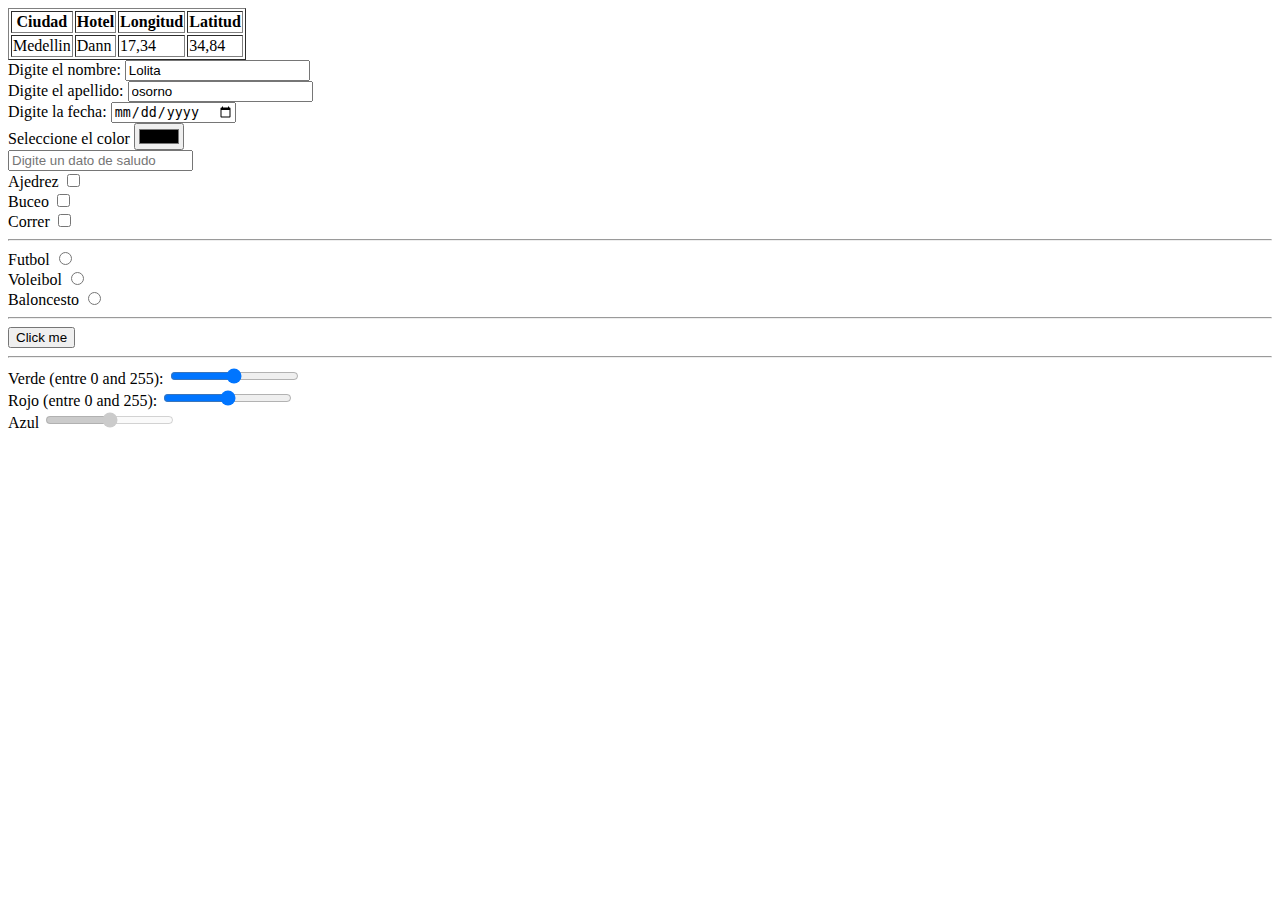
<file: Actividad/index.html>
<HTML>
    <table border=1>
        <tr>
            <th>Ciudad</th>
            <th>Hotel</th>
            <th>Longitud</th>
            <th>Latitud</th>
        </tr>
        <tr>
            <td>Medellin</td>
            <td>Dann</td>
            <td>17,34</td>
            <td>34,84</td>
        </tr>
    </table>
    <form action="">
        <label for="nombre">Digite el nombre:</label>
        <input type="text" name="nombre" id="nombre" value="Lolita">
        <br>
        <label for="apellido">Digite el apellido:</label>
        <input typw="text" name="apellido" id="apellido" value="osorno">
        <br>
        <label for="fecha">Digite la fecha:</label>
        <input type="date" name="fecha" id="fecha">
        <br>
        <label for="color">Seleccione el color</label>
        <input type="color" name="color" id="color">
        <br>
        <input type="text" placeholder="Digite un dato de saludo">
        <br>
        <label for="ajedrez">Ajedrez</label>
        <input type="checkbox" name="ajedrez" id="ajedrez" value="ajedrez">
        <br>
        <label for="Buceo">Buceo</label>
        <input type="checkbox" name="Buceo" id="Buceo" value="Buceo">
        <br>
        <label for="Correr">Correr</label>
        <input type="checkbox" name="Correr" id="Correr" value="Correr">
        <br>
        <hr>
        <label for="Futbol">Futbol</label>
        <input type="radio" name="Futbol" id="Futbol" value="Futbol">
        <br>
        <label for="Voleibol">Voleibol</label>
        <input type="radio" name="Voleibol" id="Voleibol" value="Voleibol">
        <br>
        <label for="Baloncesto">Baloncesto</label>
        <input type="radio" name="Baloncesto" id="Baloncesto" value="Baloncesto">
        <br>
        <hr>
        <input type="button" onclick="alert('Error')" value="Click me"/>
        <hr>
        <label for="verde">Verde (entre 0 and 255):</label>
        <input type="range" id="verde" name="verde" min="0" max="255">
        <br>
        <label for="rojo">Rojo (entre 0 and 255):</label>
        <input type="range" id="rojo" name="rojo" min="0" max="255">
        <br>
        <label for="Azul">Azul</label>
        <input type="range" id="Azul" name="Azul" min="0" maz="255" disabled="true" vale="50"/><br />

    </form>
</HTML>
</file>
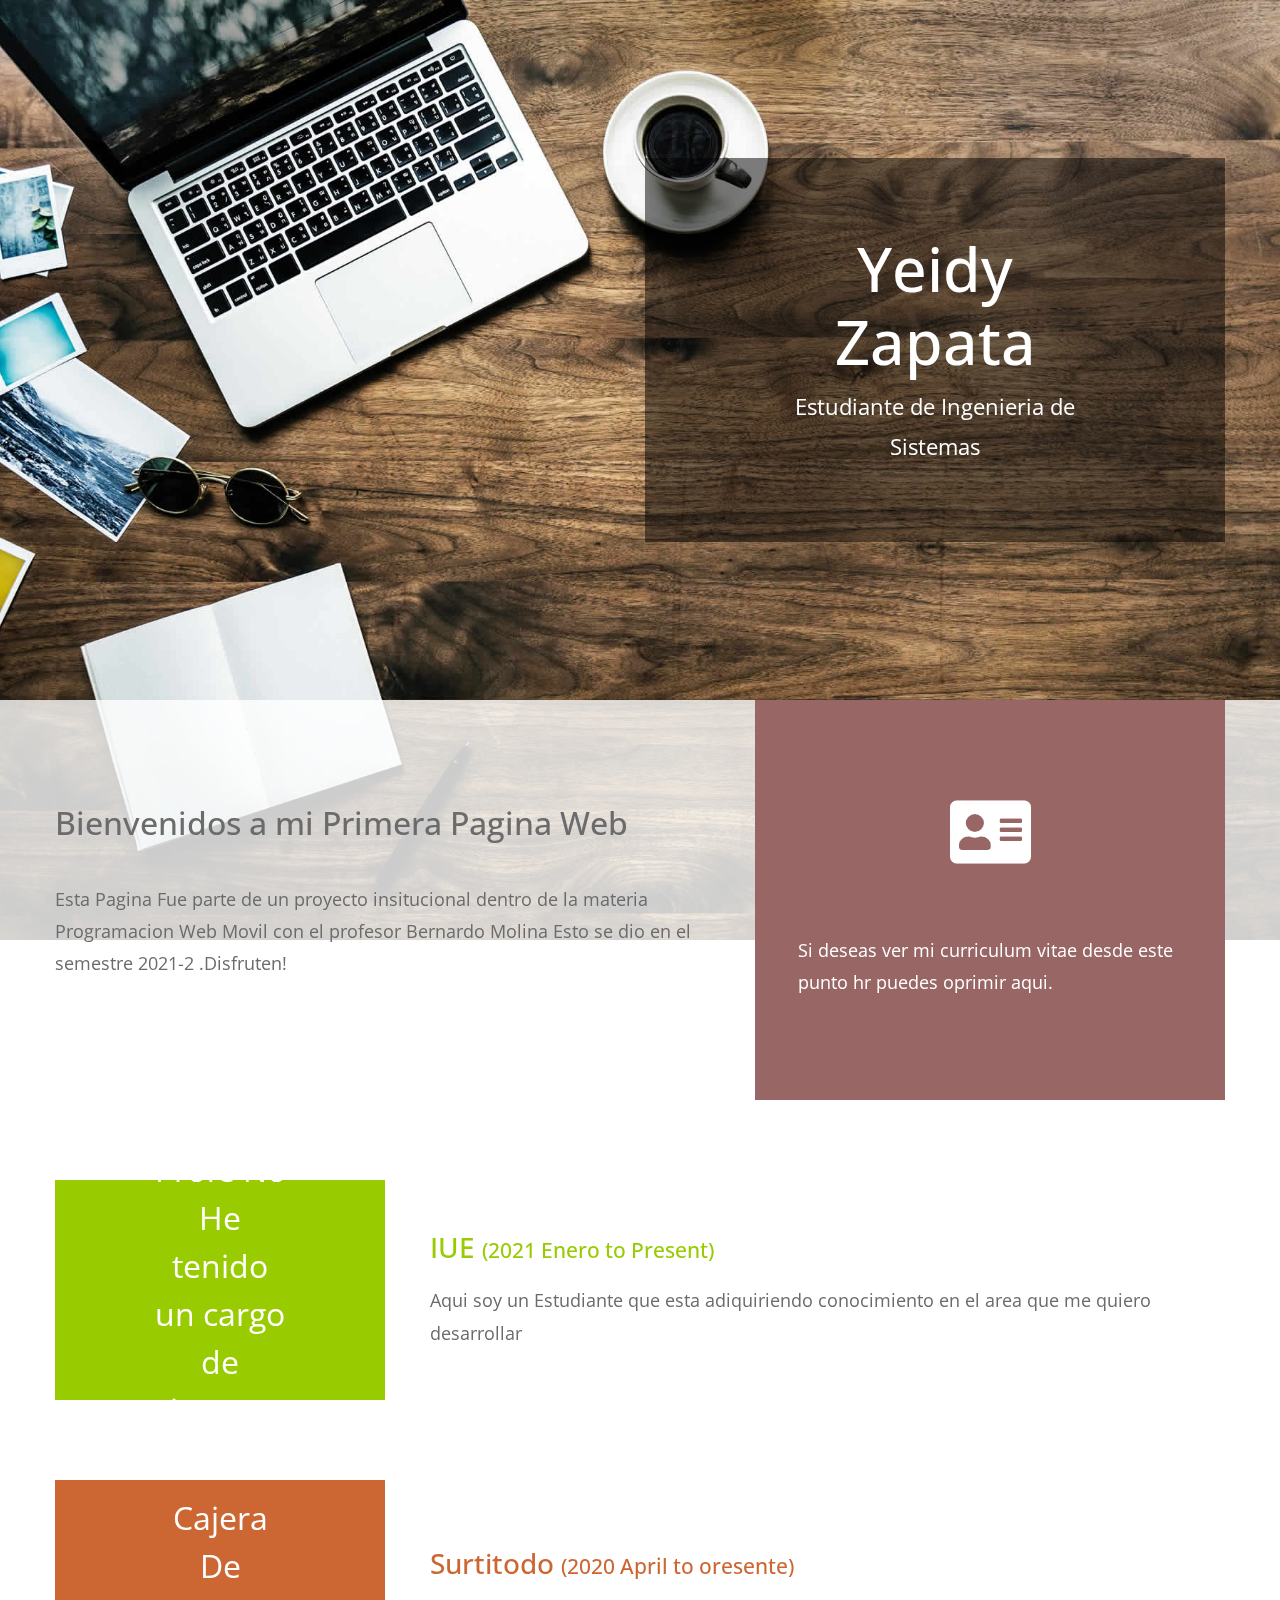
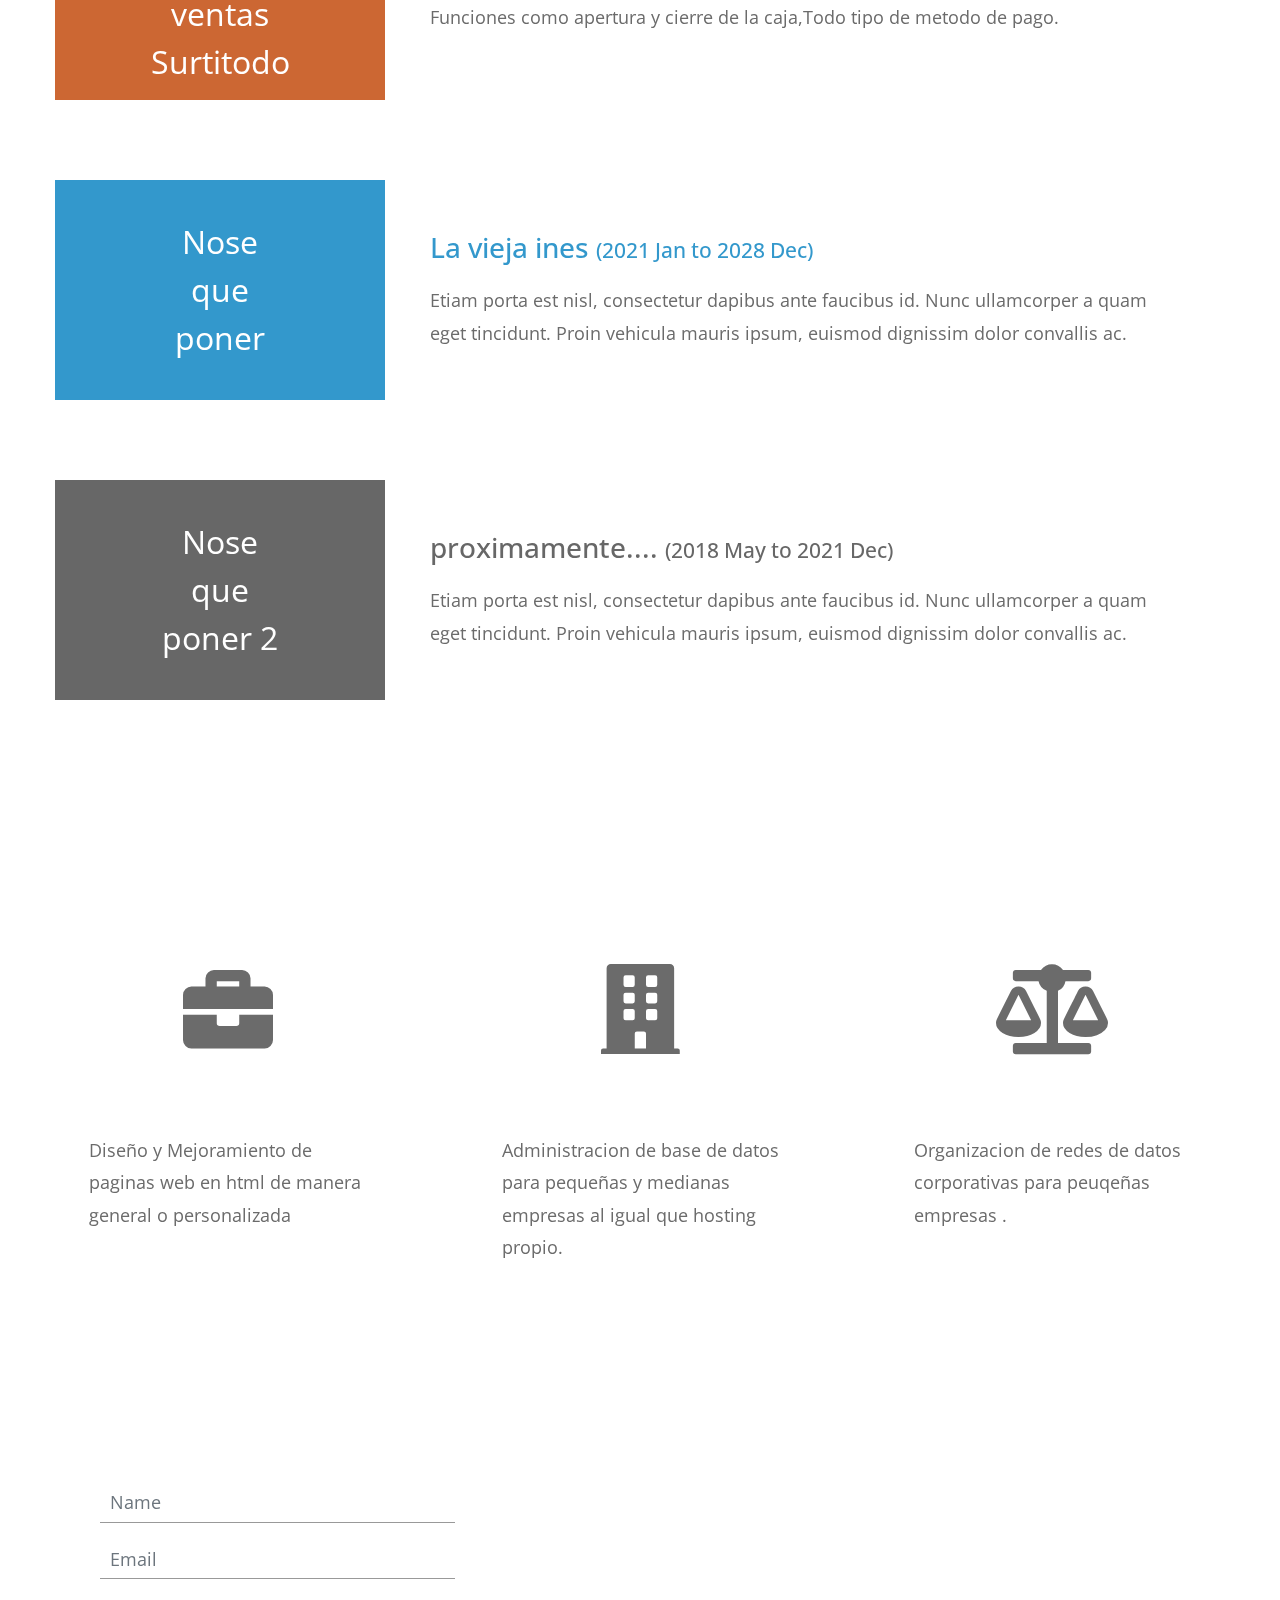
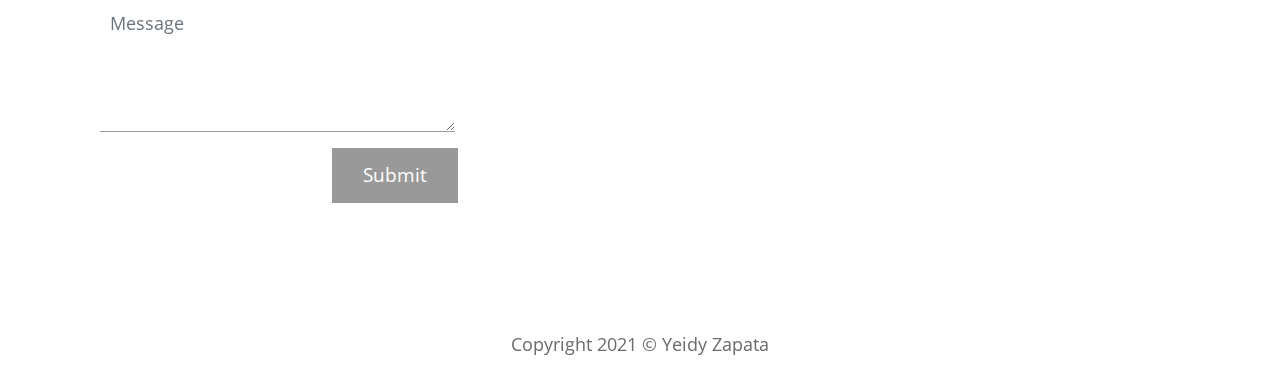
<file: pagina presentacion/index.html>
<!DOCTYPE html>
<html lang="en">
  <head>
    <meta charset="UTF-8" />
    <meta name="viewport" content="width=device-width, initial-scale=1.0" />
    <meta http-equiv="X-UA-Compatible" content="ie=edge" />
    <link rel="stylesheet" href="https://fonts.googleapis.com/css?family=Open+Sans:400,600" />
    <link rel="stylesheet" href="css/all.min.css" />
    <link rel="stylesheet" href="css/bootstrap.min.css" />
    <link rel="stylesheet" href="css/templatemo-style.css" />
    <title>Yeidy Zapata - Pagina de Presentacion</title>
    

  </head>
  <body>
    <!-- Welcome Section -->
    <section id="tmWelcome" class="parallax-window" data-parallax="scroll" data-image-src="img/mini-profile-bg-01.jpg">
      <div class="container-fluid tm-brand-container-outer">
        <div class="row">
          <div class="col-12">
            <!-- Logo Area -->
            <!-- Black transparent bg -->
            <div class="ml-auto mr-0 tm-bg-black-transparent text-white tm-brand-container-inner">
              <div class="tm-brand-container text-center">
                <h1 class="tm-brand-name">Yeidy Zapata</h1>
                <p class="tm-brand-description mb-0">Estudiante de Ingenieria de Sistemas</p>
              </div>
            </div>
          </div>
        </div>
      </div>

      <div class="tm-bg-white-transparent tm-welcome-container">
        <div class="container-fluid">
          <div class="row h-100">
            <!-- Welcome Text -->
            <!-- White transparent bg -->
            <div class="col-md-7 tm-welcome-left-col">
              <div class="tm-welcome-left">
                <h2 class="tm-welcome-title">Bienvenidos a mi Primera Pagina Web</h2>
                <p class="pb-0">
                  Esta Pagina Fue parte de un proyecto insitucional dentro de la materia Programacion Web Movil con el profesor Bernardo Molina 
                  Esto se dio en el semestre 2021-2
                .Disfruten! </p>
              </div>
            </div>
            <!-- Brown bg -->
            <div class="col-md-5">
              <div class="tm-welcome-right">
                <i class="fas fa-4x fa-address-card p-3 tm-welcome-icon"></i>
                <p class="mb-0">
                  Si deseas ver mi curriculum vitae  desde este punto hr puedes oprimir aqui.
                </p>
              </div>
            </div>
          </div>
        </div>
      </div>
    </section>
    <!-- End Welcome section -->

    <!-- Portfolio section -->
    <section id="tmPortfolio">
      <div class="container-fluid">
        <div class="row">
          <div class="col-12">
            <div class="tm-portfolio-item">
              <div class="tm-portfolio-name text-white tm-bg-green">
                Profe No He tenido un cargo de sistemas
              </div>
              <div class="tm-portfolio-description">
                <h3 class="tm-text-green">
                  IUE
                  <span class="tm-title-small">(2021 Enero  to Present)</span>
                </h3>
                <p class="mb-0">
                 Aqui soy un Estudiante que esta adiquiriendo conocimiento en el area que me quiero desarrollar
                </p>
              </div>
            </div>

            <div class="tm-portfolio-item">
              <div class="tm-portfolio-name text-white tm-bg-orange">
                Cajera De ventas Surtitodo
              </div>
              <div class="tm-portfolio-description">
                <h3 class="tm-text-orange">
                  Surtitodo
                  <span class="tm-title-small">(2020 April to oresente)</span>
                </h3>
                <p class="mb-0">Funciones como apertura y cierre de la caja,Todo tipo de metodo de pago.
                  
                </p>
              </div>
            </div>

            <div class="tm-portfolio-item">
              <div class="tm-portfolio-name text-white tm-bg-blue">
               Nose que poner 
              </div>
              <div class="tm-portfolio-description">
                <h3 class="tm-text-blue">
                  La vieja ines
                  <span class="tm-title-small">(2021 Jan to 2028 Dec)</span>
                </h3>
                <p class="mb-0">
                  Etiam porta est nisl, consectetur dapibus ante faucibus id.
                  Nunc ullamcorper a quam eget tincidunt. Proin vehicula mauris
                  ipsum, euismod dignissim dolor convallis ac.
                </p>
              </div>
            </div>

            <div class="tm-portfolio-item">
              <div class="tm-portfolio-name text-white tm-bg-dark-gray">
                Nose que poner 2
              </div>
              <div class="tm-portfolio-description">
                <h3 class="tm-text-dark-gray">
                  proximamente....
                  <span class="tm-title-small">
                    (2018 May to 2021 Dec)
                  </span>
                </h3>
                <p class="mb-0">
                  Etiam porta est nisl, consectetur dapibus ante faucibus id.
                  Nunc ullamcorper a quam eget tincidunt. Proin vehicula mauris
                  ipsum, euismod dignissim dolor convallis ac.
                </p>
              </div>
            </div>
          </div>
        </div>
      </div>
    </section>
    <!-- End portfolio section -->

    <!-- Contact section -->
    <div id="tmContact" class="parallax-window" data-parallax="scroll" data-image-src="img/mini-profile-bg-02.jpg">
      <div class="container-fluid">
        <div class="row">
          <div class="col-12">
            <div class="tm-contact-items-container">
              <div class="tm-contact-item">
                <i class="fas fa-5x fa-briefcase tm-contact-item-icon"></i>
                <p class="mb-0">
                  Diseño y Mejoramiento de paginas web en html de manera general o personalizada
                </p>
              </div>
              <div class="tm-contact-item">
                <i class="fas fa-5x fa-building tm-contact-item-icon"></i>
                <p class="mb-0">
                 Administracion de base de datos para pequeñas y medianas empresas al igual que hosting propio.
                </p>
              </div>

              <div class="tm-contact-item">
                <i class="fas fa-5x fa-balance-scale tm-contact-item-icon"></i>
                <p class="mb-0">
                 Organizacion de redes de datos corporativas para peuqeñas empresas .
                </p>
              </div>
            </div>
          </div>
        </div>

        <div class="row">
          <div class="col-12">
            <form
              action="index.html"
              method="POST"
              id="tmContactForm"
              class="tm-bg-white-transparent"
            >
              <div class="form-group">
                <input
                  type="text"
                  id="contact_name"
                  name="contact_name"
                  class="form-control rounded-0 border-top-0 border-right-0 border-left-0"
                  placeholder="Name"
                  required
                />
              </div>
              <div class="form-group">
                <input
                  type="email"
                  id="contact_email"
                  name="contact_email"
                  class="form-control rounded-0 border-top-0 border-right-0 border-left-0"
                  placeholder="Email"
                  required
                />
              </div>
              <div class="form-group">
                <textarea
                  rows="4"
                  id="contact_message"
                  name="contact_message"
                  class="form-control rounded-0 border-top-0 border-right-0 border-left-0"
                  placeholder="Message"
                  required
                ></textarea>
              </div>
              <div class="text-center">
                <button
                  type="submit"
                  class="btn tm-btn-submit rounded-0 text-white"
                >
                  Submit
                </button>
              </div>
            </form>
          </div>
        </div>
        <!-- row -->
        <div class="row">
          <footer class="col-12">
            <p class="text-center tm-copyright-text">
            Copyright 2021 © Yeidy Zapata 
            
            </p>
          </footer>
        </div>
      </div>
      <!-- container -->
    </div>
    <!-- section -->
    <script src="js/jquery.min.js"></script>
    <script src="js/parallax.min.js"></script>
    <script>
      function detectMsBrowser() {
        using_ms_browser =
          navigator.appName == "Microsoft Internet Explorer" ||
          (navigator.appName == "Netscape" &&
            navigator.appVersion.indexOf("Edge") > -1) ||
          (navigator.appName == "Netscape" &&
            navigator.appVersion.indexOf("Trident") > -1);

        if (using_ms_browser == true) {
          alert(
            "Please use Chrome or Firefox for the best browsing experience!"
          );
        }
      }
      function setBrandMarginTop() {
        var bottomContainerHeight = $(".tm-welcome-container").height();

        $(".tm-brand-container-outer").css({
          "margin-top": -bottomContainerHeight + "px"
        });
      }

      $(function() {
        setBrandMarginTop();
        detectMsBrowser();

        // Handle window resize event
        $(window).resize(function() {
          setBrandMarginTop();
        });
      });
    </script>
  </body>
</html>
</file>
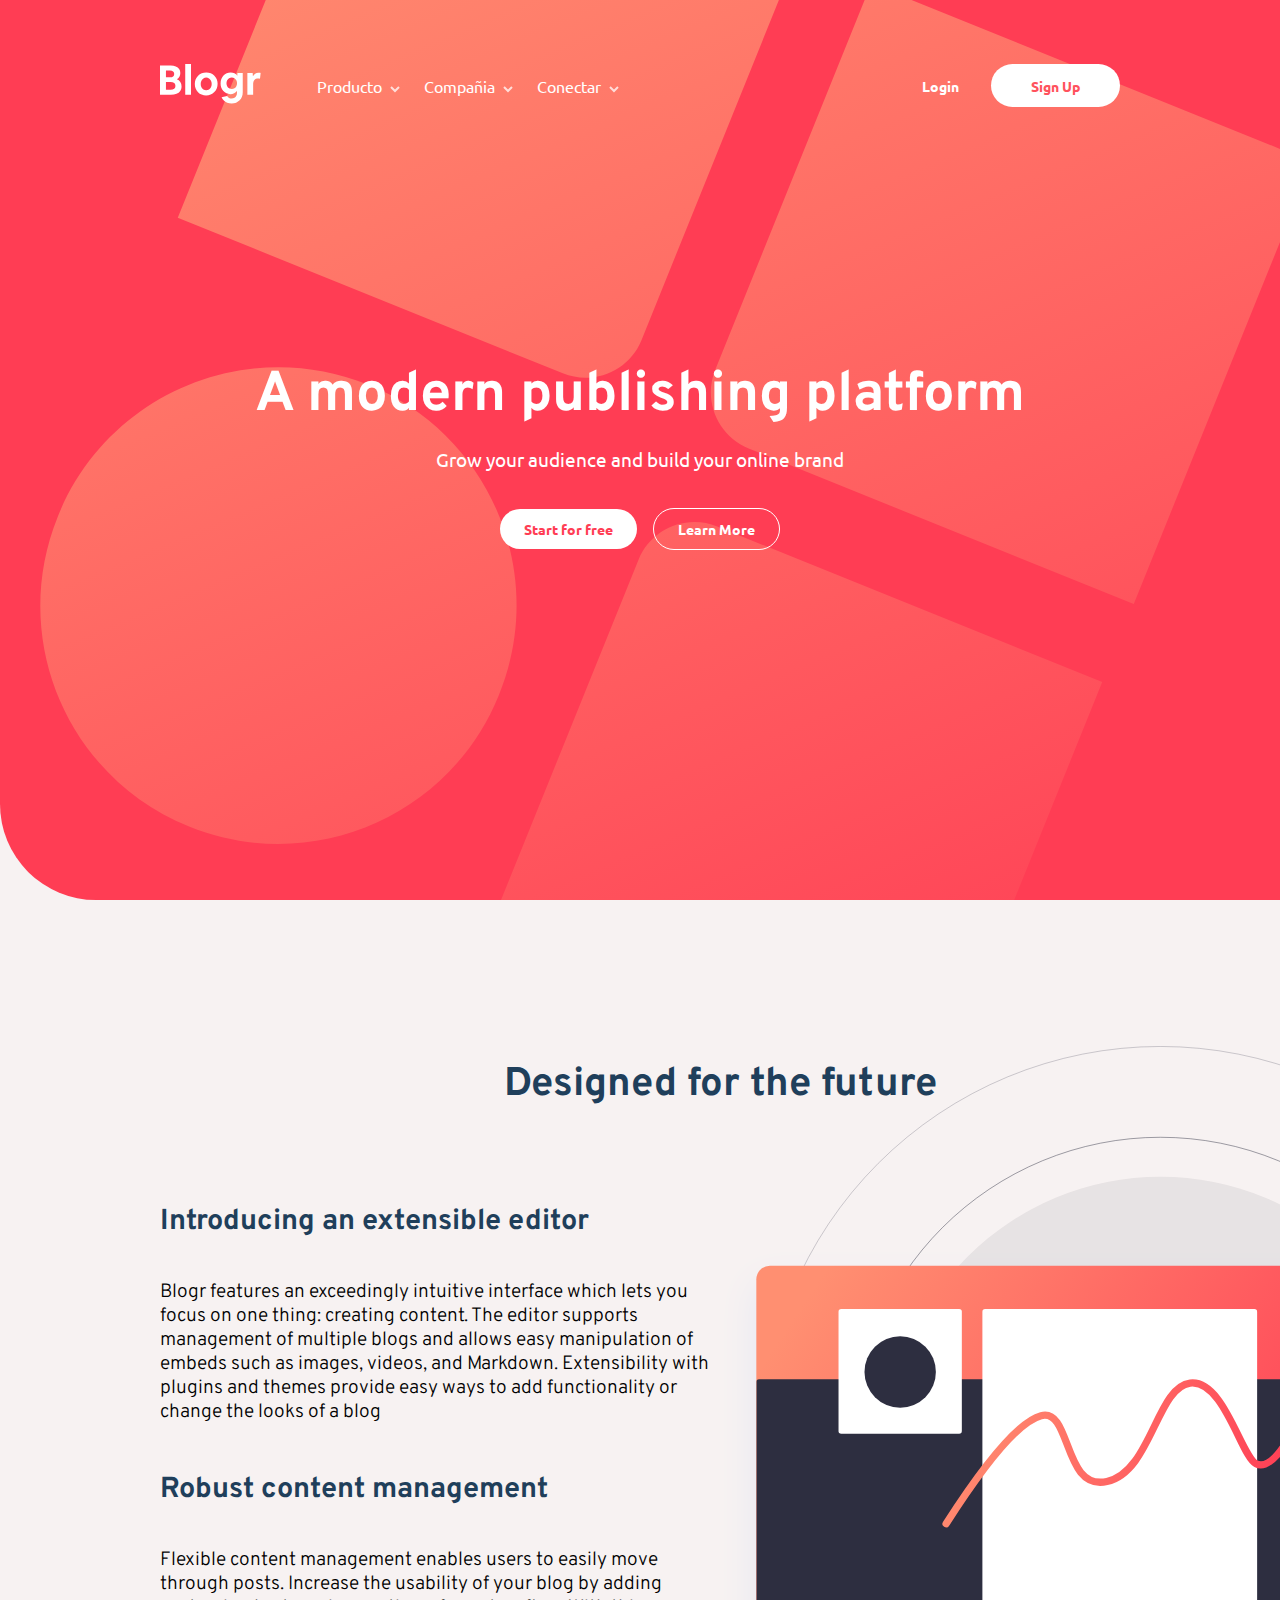
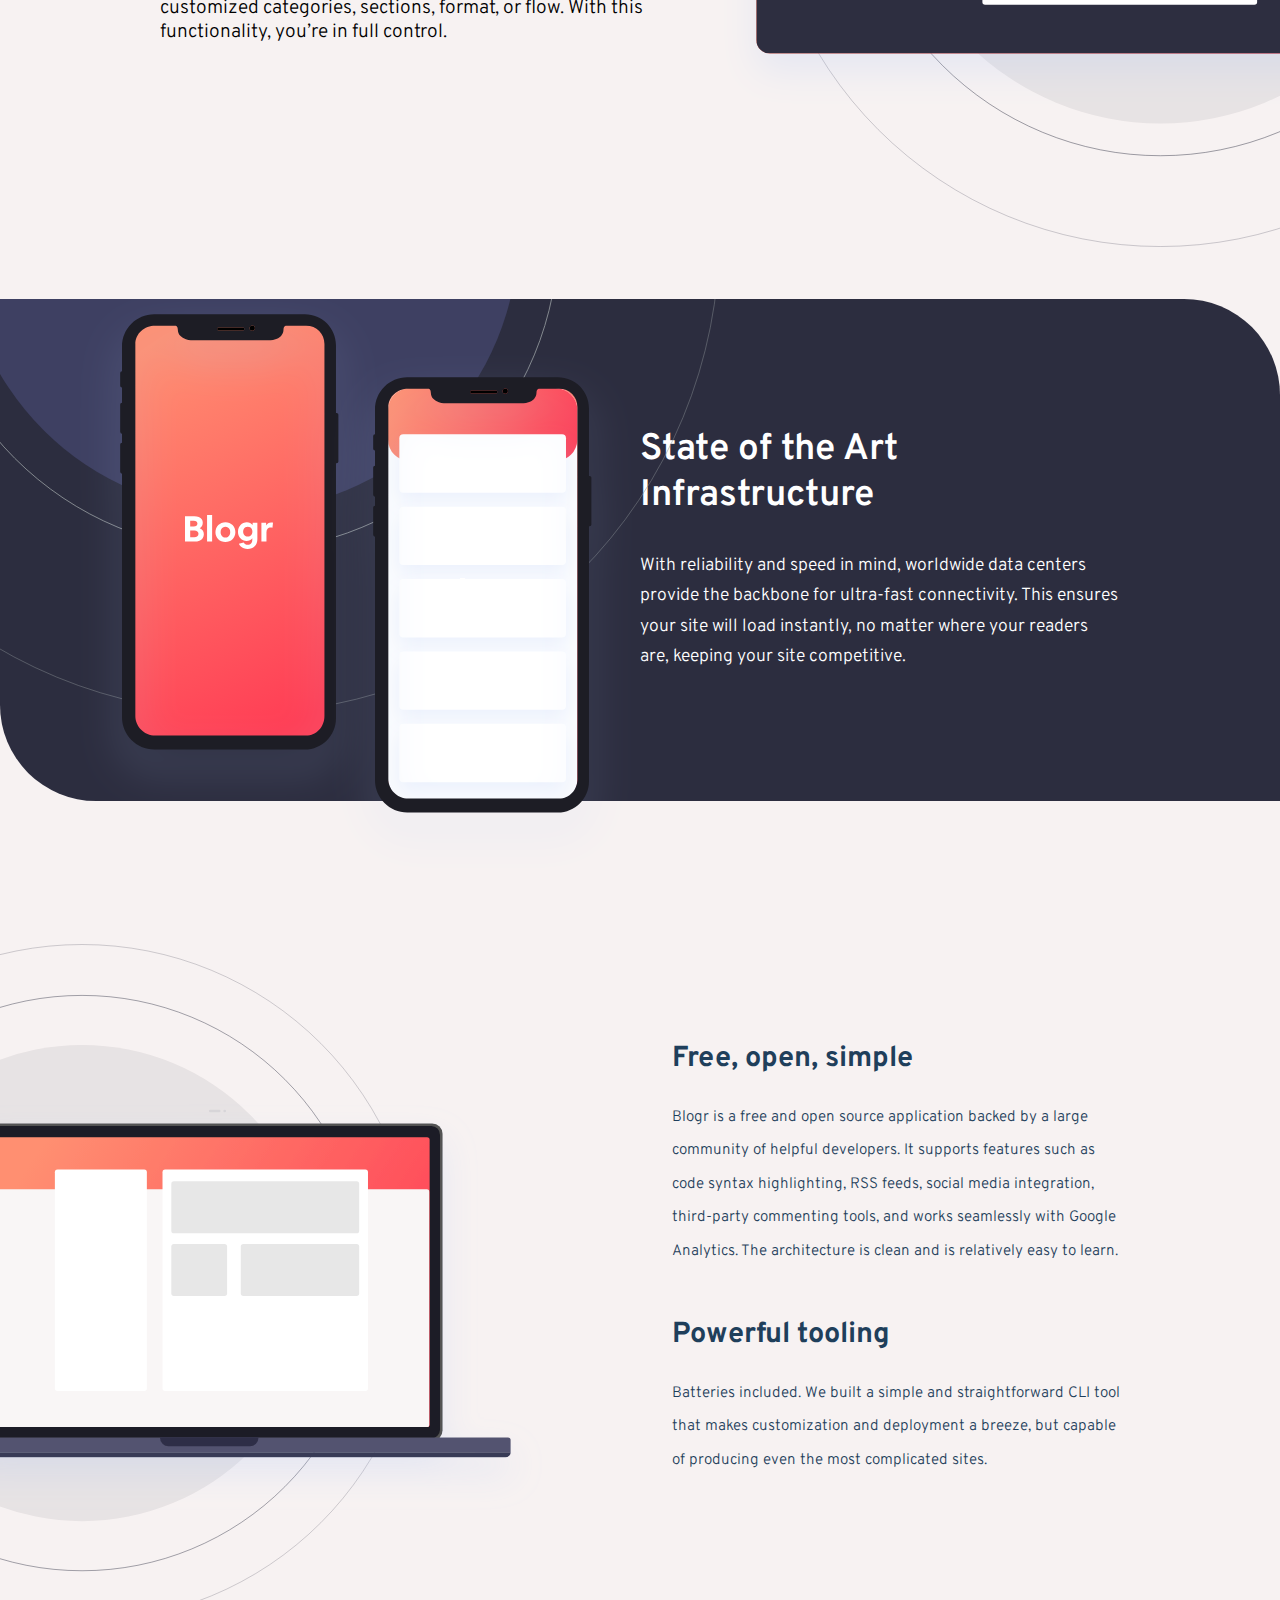
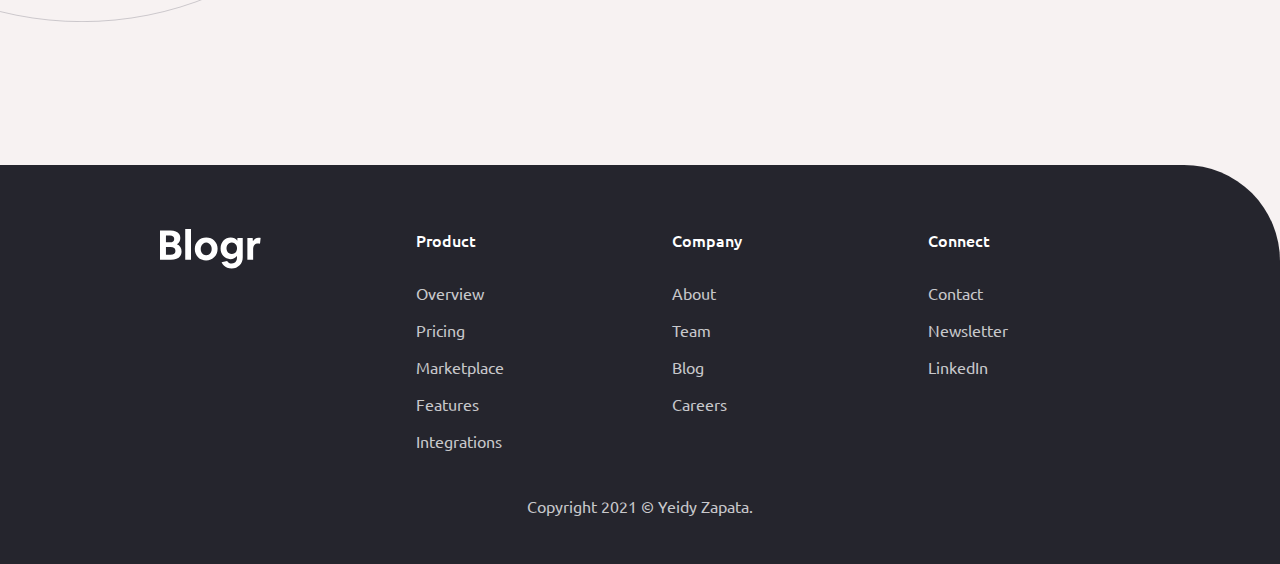
<file: Reto1PWM/index.html>
<!DOCTYPE html>
<html lang="en">
<head>
  <meta charset="UTF-8">
  <meta name="viewport" content="width=device-width, initial-scale=1.0"> 
  <meta name="description" content="Modern publishing platform. Grow your audience and build your online brand">
  <link rel="icon" type="image/png" sizes="32x32" href="./images/favicon-32x32.png">
  <link href="https://fonts.googleapis.com/css2?family=Overpass:wght@300;600&family=Ubuntu:wght@400;500;700&display=swap" rel="stylesheet">
  <link rel="stylesheet" href="styles.css">
  <title>Reto 1.</title>
</head>
<body>

  <!-- Header  -->
  <section class="header">
    <div class="navigation">
      <a href="#"><img src="images/logo.svg" alt="Blogr logo"></a>
      <ul class="site-nav">

        <li><a href="#">Producto</a><img src="images/icon-arrow-light.svg" alt="dropdown arrow">
          <div class="dropdown-menu">
            <ul>
              <li><a href="#">Overview</a></li>
              <li><a href="#">Pricing</a></li>
              <li><a href="#">Marketplace</a></li>
              <li><a href="#">Features</a></li>
              <li><a href="#">Integrations</a></li>
            </ul>
          </div>
        </li>        

        <li><a href="#">Compañia</a><img src="images/icon-arrow-light.svg" alt="dropdown arrow">
          <div class="dropdown-menu">
            <ul>
              <li><a href="#">About</a></li>
              <li><a href="#">Team</a></li>
              <li><a href="#">Blog</a></li>
              <li><a href="#">Careers</a></li>
            </ul>
          </div>
        </li>

        <li><a href="#">Conectar</a><img src="images/icon-arrow-light.svg" alt="dropdown arrow">
          <div class="dropdown-menu">
            <ul>
              <li><a href="#">Contact</a></li>
              <li><a href="#">Newsletter</a></li>
              <li><a href="#">LinkedIn</a></li>
            </ul>
          </div>
        </li>

      </ul>
      <ul class="register">
        <li><a href="#" class="login">Login</a></li>
        <li><a href="#" class="signup">Sign Up</a></li>
      </ul>
      <img src="images/icon-hamburger.svg" alt="hamburger" id="mobilemenu">
    </div>

    <div class="header-content">
      <h1>A modern publishing platform</h1>
      <p>Grow your audience and build your online brand</p>
      <ul class="header-content-links">
        <li><a href="#" class="start">Start for free</a></li>
        <li><a href="#" class="learn">Learn More</a></li>
      </ul>
    </div>
  </section>

  <!-- Mobile Navigation starts here -->
  <div id="mobilenav" class="mobilenav">
    <ul>
      <li class="connect">
        <div class="connect-text">
          <a href="#">Product</a>
          <img src="images/icon-arrow-dark.svg" alt="dropdown arrow">
        </div>
        <div class="dropdown-menu-mobile">
          <ul>
            <li><a href="#">Overview</a></li>
            <li><a href="#">Pricing</a></li>
            <li><a href="#">Marketplace</a></li>
            <li><a href="#">Features</a></li>
            <li><a href="#">Integrations</a></li>
          </ul>
        </div>
      </li>

      <li class="connect">
        <div class="connect-text">
          <a href="#">Company</a>
          <img src="images/icon-arrow-dark.svg" alt="dropdown arrow">
        </div>
        <div class="dropdown-menu-mobile">
          <ul>
            <li><a href="#">About</a></li>
            <li><a href="#">Team</a></li>
            <li><a href="#">Blog</a></li>
            <li><a href="#">Careers</a></li>
          </ul>
        </div>
      </li>

      <li class="connect">
        <div class="connect-text">
          <a href="#">Connect</a>
          <img src="images/icon-arrow-dark.svg" alt="dropdown arrow">
        </div>
        <div class="dropdown-menu-mobile">
          <ul>
            <li><a href="#">Contact</a></li>
            <li><a href="#">Newsletter</a></li>
            <li><a href="#">LinkedIn</a></li>
          </ul>
        </div>
      </li>

      <li><a href="#">Login</a></li>
      <li class="signup"><a href="#">Sign Up</a></li>
    </ul>
  </div>

  <!-- Blogr description -->
  <section class="description">
    <h2>Designed for the future</h2>
    <div class="description-content">
      <div class="description-content-leftcolumn">
        <h3>Introducing an extensible editor</h3>
        <p>Blogr features an exceedingly intuitive interface which lets you focus on one thing: creating content. 
          The editor supports management of multiple blogs and allows easy manipulation of embeds such as images, 
          videos, and Markdown. Extensibility with plugins and themes provide easy ways to add functionality or 
          change the looks of a blog
        </p>
        <h3>Robust content management</h3>
        <p>Flexible content management enables users to easily move through posts. Increase the usability of your blog 
          by adding customized categories, sections, format, or flow. With this functionality, you’re in full control.
        </p>
      </div>
      <div class="description-content-rightcolumn">
        <img src="images/illustration-editor-desktop.svg" alt="editor illustration" class="desktop-editor">
        <img src="images/illustration-editor-mobile.svg" alt="editor illustration" class="mobile-editor">
      </div>
    </div>
  </section>

  <!-- Services -->
  <section class="services">
    <div class="services-leftcolumn">
      <img src="images/illustration-phones.svg" alt="phone illustration" class="phone">
      <img src="images/bg-pattern-circles.svg" alt="circle pattern" class="circle-pattern">
    </div>
    <div class="services-rightcolumn">
      <h4>State of the Art Infrastructure</h4>
      <p>With reliability and speed in mind, worldwide data centers provide the backbone for ultra-fast connectivity. 
        This ensures your site will load instantly, no matter where your readers are, keeping your site competitive.
      </p>
    </div>
  </section>

  <!-- Features -->
  <section class="features">
    <div class="features-leftcolumn">
      <img src="images/illustration-laptop-desktop.svg" alt="laptop illustration" class="desktop-illustration">
      <img src="images/illustration-laptop-mobile.svg" alt="laptop illustration" class="mobile-illustration">
    </div>
    <div class="features-rightcolumn">
      <h5>Free, open, simple</h5>
      <p>Blogr is a free and open source application backed by a large community of helpful developers. It supports 
        features such as code syntax highlighting, RSS feeds, social media integration, third-party commenting tools, 
        and works seamlessly with Google Analytics. The architecture is clean and is relatively easy to learn.
      </p>
      <h5>Powerful tooling</h5>
      <p>Batteries included. We built a simple and straightforward CLI tool that makes customization and deployment a breeze, but
        capable of producing even the most complicated sites.
      </p>
    </div>
  </section>

  <!-- Footer -->
  <footer>
    <div class="footer-box">
      <a href="#"><img src="images/logo.svg" alt="Blogr logo"></a>
    </div>
    <div class="footer-box">
      <h6>Product</h6>
      <ul>
        <li><a href="#">Overview</a></li>
        <li><a href="#">Pricing</a></li>
        <li><a href="#">Marketplace</a></li>
        <li><a href="#">Features</a></li>
        <li><a href="#">Integrations</a></li>
      </ul>
    </div>
    <div class="footer-box">
      <h6>Company</h6>
      <ul>
        <li><a href="#">About</a></li>
        <li><a href="#">Team</a></li>
        <li><a href="#">Blog</a></li>
        <li><a href="#">Careers</a></li>
      </ul>
    </div>
    <div class="footer-box">
      <h6>Connect</h6>
      <ul>
        <li><a href="#">Contact</a></li>
        <li><a href="#">Newsletter</a></li>
        <li><a href="#">LinkedIn</a></li>
      </ul>
    </div>

    <div class="attribution">
      Copyright 2021 © Yeidy Zapata</a>.
    </div>
  </footer>

  <script src="main.js"></script> <!-- JavaScript file for mobile navigation -->
</body>
</html>
</file>
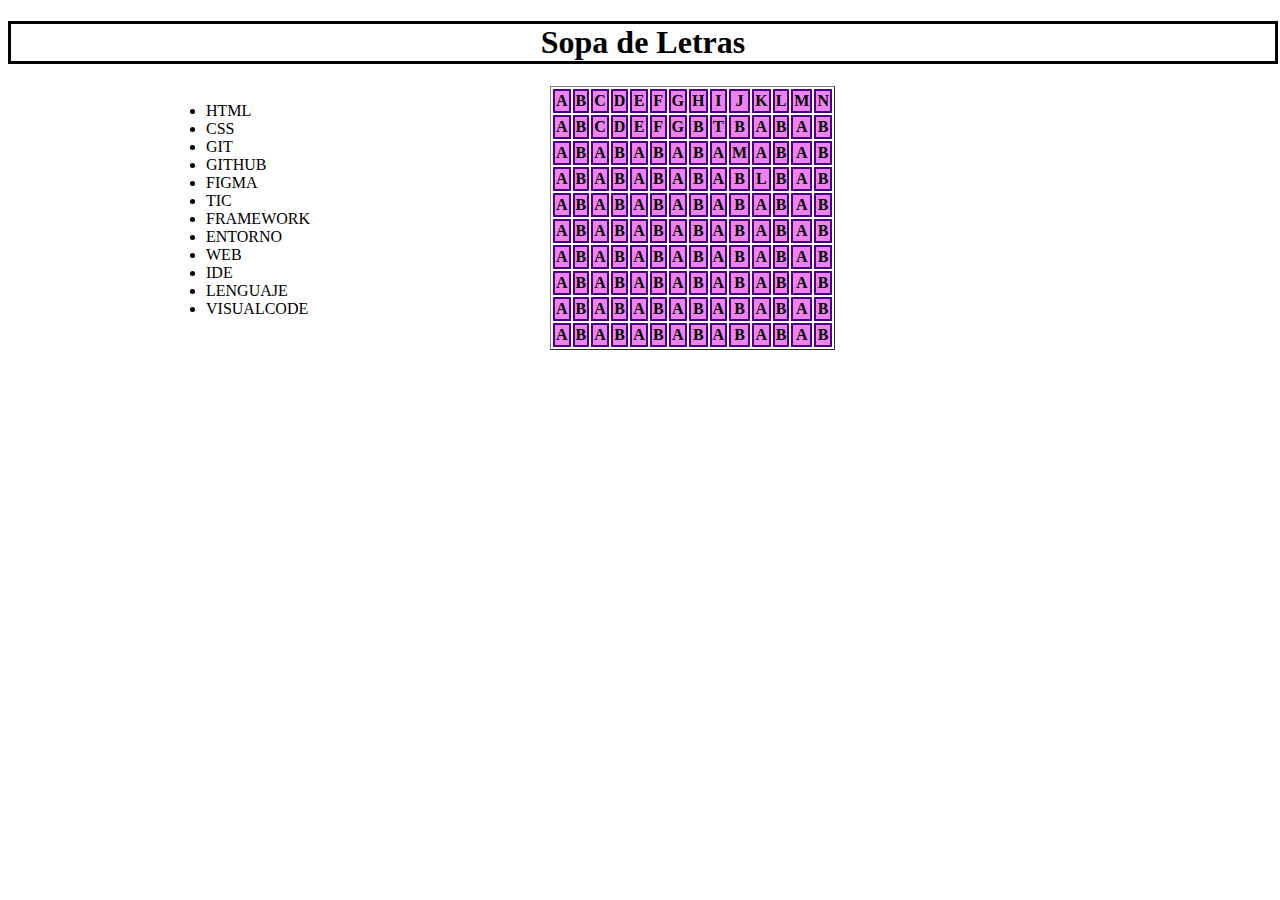
<file: Actividad/sopadeletras.html>
<!DOCTYPE html>
<html lang="en">
<head>
    <meta charset="UTF-8">
    <meta http-equiv="X-UA-Compatible" content="IE=edge">
    <meta name="viewport" content="width=device-width, initial-scale=1.0">
    <title>Sopa de Letras</title>

    <link rel="stylesheet" href="style.css">

</head>
<body>
    <h1>Sopa de Letras</h1>
   <section class="cuadro"> 
    <section class="palabras" > 
        <div class="center">
        <ul>
            <li>HTML</li>
            <li>CSS</li>
            <li>GIT</li>
            <li>GITHUB</li>
            <li>FIGMA</li>
            <li>TIC</li>
            <li>FRAMEWORK</li>
            <li>ENTORNO</li>
            <li>WEB</li>
            <li>IDE</li>
            <li>LENGUAJE</li>
            <li>VISUALCODE</li>
            </ul>
            </div>
    </section>
    <section class="sopa">
        <table class="letras">
            <table border="1">  
            <tr>
                <th>A</th>
                <th>B</th>
                <th>C</th>
                <th>D</th>
                <th>E</th>
                <th>F</th>
                <th>G</th>
                <th>H</th>
                <th>I</th>
                <th>J</th>
                <th>K</th>
                <th>L</th>
                <th>M</th>
                <th>N</th>
            </tr>
            <tr>
                <th>A</th>
                <th>B</th>
                <th>C</th>
                <th>D</th>
                <th>E</th>
                <th>F</th>
                <th>G</th>
                <th>B</th>
                <th>T</th>
                <th>B</th>
                <th>A</th>
                <th>B</th>
                <th>A</th>
                <th>B</th>
            </tr>
            <tr>
                <th>A</th>
                <th>B</th>
                <th>A</th>
                <th>B</th>
                <th>A</th>
                <th>B</th>
                <th>A</th>
                <th>B</th>
                <th>A</th>
                <th>M</th>
                <th>A</th>
                <th>B</th>
                <th>A</th>
                <th>B</th>
            </tr>
            <tr>
                <th>A</th>
                <th>B</th>
                <th>A</th>
                <th>B</th>
                <th>A</th>
                <th>B</th>
                <th>A</th>
                <th>B</th>
                <th>A</th>
                <th>B</th>
                <th>L</th>
                <th>B</th>
                <th>A</th>
                <th>B</th>
            </tr>
            <tr>
                <th>A</th>
                <th>B</th>
                <th>A</th>
                <th>B</th>
                <th>A</th>
                <th>B</th>
                <th>A</th>
                <th>B</th>
                <th>A</th>
                <th>B</th>
                <th>A</th>
                <th>B</th>
                <th>A</th>
                <th>B</th>
            </tr>
            <tr>
                <th>A</th>
                <th>B</th>
                <th>A</th>
                <th>B</th>
                <th>A</th>
                <th>B</th>
                <th>A</th>
                <th>B</th>
                <th>A</th>
                <th>B</th>
                <th>A</th>
                <th>B</th>
                <th>A</th>
                <th>B</th>
            </tr>
            <tr>
                <th>A</th>
                <th>B</th>
                <th>A</th>
                <th>B</th>
                <th>A</th>
                <th>B</th>
                <th>A</th>
                <th>B</th>
                <th>A</th>
                <th>B</th>
                <th>A</th>
                <th>B</th>
                <th>A</th>
                <th>B</th>
            </tr>
            <tr>
                <th>A</th>
                <th>B</th>
                <th>A</th>
                <th>B</th>
                <th>A</th>
                <th>B</th>
                <th>A</th>
                <th>B</th>
                <th>A</th>
                <th>B</th>
                <th>A</th>
                <th>B</th>
                <th>A</th>
                <th>B</th>
            </tr>
            <tr>
                <th>A</th>
                <th>B</th>
                <th>A</th>
                <th>B</th>
                <th>A</th>
                <th>B</th>
                <th>A</th>
                <th>B</th>
                <th>A</th>
                <th>B</th>
                <th>A</th>
                <th>B</th>
                <th>A</th>
                <th>B</th>
            </tr><tr>
                <th>A</th>
                <th>B</th>
                <th>A</th>
                <th>B</th>
                <th>A</th>
                <th>B</th>
                <th>A</th>
                <th>B</th>
                <th>A</th>
                <th>B</th>
                <th>A</th>
                <th>B</th>
                <th>A</th>
                <th>B</th>
            </tr>
        </table>
    </section>


   </section>
   
</body>
</html>
</file>
<file: pagina presentacion/css/templatemo-style.css>
/**

Mini Profile Template

https://templatemo.com/tm-530-mini-profile


Color Codes
------------
brown: #986665;
green: #98cb00;
orange: #cc6733;
blue: #3398cc;
dark-gray: #676767;
light-gray: #999999;
text-gray: #6b6b6b;

*/

html {
  -webkit-font-smoothing: antialiased;
  scroll-behavior: smooth;
}

body {
  font-family: "Open Sans", Arial, Helvetica, sans-serif;
  font-size: 18px;
  font-weight: 400;
  color: #6b6b6b;
  overflow-x: hidden;
}

a,
button {
  transition: all 0.3s ease;
}

a:hover {
  text-decoration: none;
}

.container-fluid {
  max-width: 1200px;
}

.tm-bg-black-transparent {
  background-color: rgba(0, 0, 0, 0.5);
}

.tm-bg-white-transparent {
  background-color: rgba(255, 255, 255, 0.8);
}

.tm-bg-green {
  background-color: #98cb00;
}

.tm-bg-orange {
  background-color: #cc6733;
}

.tm-bg-blue {
  background-color: #3398cc;
}

.tm-bg-dark-gray {
  background-color: #676767;
}

/*
  Welcome section
*/
#tmWelcome {
  position: relative;
  display: flex;
  align-items: center;
}

.tm-brand-container-outer {
  margin-top: -400px;
}

.tm-brand-container-inner {
  max-width: 580px;
  width: 100%;
}

.tm-brand-container {
  padding: 75px 110px;
}

.tm-brand-name {
  font-size: 3.8rem;
}

.tm-brand-description {
  font-size: 1.4rem;
}

.parallax-window {
  min-height: 1100px;
  background: transparent;
}

#tmContact {
  min-height: 1197px;
}

.tm-welcome-container {
  min-height: 400px;
  position: absolute;
  bottom: 0;
  left: 0;
  width: 100%;
  display: flex;
  align-items: stretch;
}

.tm-welcome-title {
  margin-bottom: 40px;
}

.tm-welcome-left {
  padding-right: 30px;
  padding-top: 50px;
  padding-bottom: 50px;
}

.tm-welcome-left-col {
  display: flex;
  align-items: center;
}

.tm-welcome-right {
  color: white;
  background-color: #986665;
  padding: 80px 43px 70px;
  height: 100%;
}

.tm-welcome-icon {
  margin-bottom: 50px;
  display: block;
  text-align: center;
}

/*
  Portfolio section
*/

#tmPortfolio {
  padding-top: 80px;
}

.tm-portfolio-item {
  display: flex;
  align-items: center;
  margin-bottom: 80px;
}

.tm-portfolio-name {
  width: 330px;
  height: 220px;
  font-size: 2rem;
  padding: 70px 95px;
  display: flex;
  align-items: center;
  text-align: center;
}

.tm-portfolio-description {
  width: calc(100% - 330px);
  padding: 20px 45px;
}

.tm-portfolio-description h3 {
  margin-bottom: 20px;
}

.tm-text-green {
  color: #98cb00;
}

.tm-text-orange {
  color: #cc6733;
}

.tm-text-blue {
  color: #3398cc;
}

.tm-text-dark-gray {
  color: #676767;
}

.tm-title-small {
  font-size: 1.3rem;
}

p {
  line-height: 1.8;
}

/*
  Contact section
*/

#tmContact {
  padding-top: 95px;
}

.tm-contact-item {
  width: 33.3334%;
  max-width: 345px;
  height: auto;
  min-height: 420px;
  margin-right: 35px;
  background-color: white;
  padding: 54px 34px 44px;
}

.tm-contact-item:last-child {
  margin-right: 0;
}

.tm-contact-items-container {
  display: flex;
  justify-content: space-between;
  margin-bottom: 130px;
}

.tm-contact-item-icon {
  margin-bottom: 45px;
  width: 100%;
  height: 160px;
  display: flex;
  align-items: center;
  justify-content: center;
}

#tmContactForm {
  width: 100%;
  max-width: 680px;
  padding: 45px 45px 30px;
  margin-bottom: 95px;
}

.form-group {
  max-width: 355px;
}

.form-control {
  background: transparent;
  border-color: #999999;
  padding: 15px 10px;
  font-size: 1.1rem;
  margin-bottom: 10px;
}

.tm-btn-submit {
  background-color: #999999;
  padding: 12px 30px;
  font-size: 1.2rem;
}

.tm-btn-submit:focus,
.tm-btn-submit:hover {
  background-color: #676767;
}

.tm-copyright-text {
  margin-bottom: 30px;
}

.tm-link {
  color: #676767;
}

@media (max-width: 1054px) {
  .tm-contact-item-icon {
    margin-bottom: 15px;
  }
}

@media (max-width: 991px) {
  .tm-contact-items-container {
    flex-direction: column;
  }

  .tm-contact-item {
    width: auto;
    max-width: 680px;
    min-height: 0;
    margin-left: auto;
    margin-right: auto;
    margin-bottom: 30px;
  }

  .tm-contact-item:last-child {
    margin-right: auto;
    margin-bottom: 0;
  }

  #tmContactForm {
    margin-left: auto;
    margin-right: auto;
  }
}

@media (max-width: 730px) {
  .tm-portfolio-item {
    flex-direction: column;
  }

  .tm-portfolio-name {
    justify-content: center;
  }

  .tm-portfolio-name,
  .tm-portfolio-description {
    width: 100%;
  }

  .tm-portfolio-description {
    padding: 20px 30px;
  }
}

@media (max-width: 572px) {
  .tm-brand-container {
    padding: 45px;
  }
}

@media (max-width: 443px) {
  .tm-brand-name {
    font-size: 3rem;
  }

  .tm-brand-container {
    padding: 25px;
  }
}
</file>
<file: Reto1PWM/styles.css>
*{
    margin: 0;
    padding: 0;
    box-sizing: border-box;
    font-size: 16px;
}

body,html{
    overflow-x: hidden;
    background: hsl(0, 26%, 96%);
}

/** Header starts here **/

.header{
    width: 100%;
    height: 100vh;
    position: relative;
    background: url(images/bg-pattern-intro.svg);
    background-position: center;
    background-size: 150%;
    padding: 4rem 10rem;
    border-bottom-left-radius: 6rem;
    background-repeat: no-repeat;
    background-color: hsl(353, 100%, 62%);
}

.header .navigation{
    display: flex;
    align-items: center;
}

.header .navigation .site-nav{
    flex: 1;
    margin-left: 3.5rem;
    display: flex;
    align-items: center;
}

.header .navigation .site-nav li{
    margin-right: 1.5rem;
    list-style: none;
    position: relative;
}

.header .navigation .site-nav li a{
    text-decoration: none;
    color: hsl(0, 0%, 100%);
    cursor: pointer;
    transition: 1s;
    font-family: 'Ubuntu', sans-serif;
}

.header .navigation .site-nav li a:hover{
    text-decoration: underline;
}

.header .navigation .site-nav li img{
    margin-left: .5rem;
    transition: .5s;
}

.header .navigation .site-nav li:hover img{
    transform: rotate(-180deg);
}

.header .navigation .site-nav li .dropdown-menu{
    display: none;
    transition: .5s;
    z-index: 10;
}

.header .navigation .site-nav li:hover .dropdown-menu{
    display: block;
}

.header .navigation .site-nav li .dropdown-menu ul{
    position: absolute;
    margin-top: .2rem;
    margin-left: -2rem;
    background: hsl(0, 0%, 100%);
    padding: 1.5rem;
    text-align: left;
    border-radius: 5px;
    box-shadow: 0 0 15px 3px rgba(0, 0, 0, 0.4);
}

.header .navigation .site-nav li .dropdown-menu ul li{
    display: block;
    margin-bottom: 1rem;
}

.header .navigation .site-nav li .dropdown-menu ul li:last-child{
    margin-bottom: 0;
}

.header .navigation .site-nav li .dropdown-menu ul li a{
    color: hsl(240, 0%, 56%);
    transition: .5s;
    cursor: pointer;
    text-decoration: none;
}

.header .navigation .site-nav li .dropdown-menu ul li a:hover{
    color: hsl(0, 0%, 5%);
}

.header .navigation .register{
    display: flex;
    align-items: center;
}

.header .navigation .register li{
    margin-left: 2rem;
    list-style: none;
}

.header .navigation .register li a{
    text-decoration: none;
    color: hsl(0, 0%, 100%);
    cursor: pointer;
    font-weight: 700;
    font-size: 0.9rem;
    font-family: 'Ubuntu', sans-serif;
}

.header .navigation .register li .signup{
    padding: .8rem 2.5rem;
    background: hsl(0, 0%, 100%);
    color: hsl(356, 100%, 66%);
    border: none;
    border-radius: 2rem;
    transition: .5s;
}

.header .navigation .register li .signup:hover{
    background: hsl(355, 100%, 74%);
    color: hsl(0, 0%, 100%);
}

.header .navigation #mobilemenu{
    display: none;
}

.header .header-content{
    position: absolute;
    top: 50%;
    left: 50%;
    transform: translate(-50%, -50%);
    text-align: center;
    width: 100%;
}

.header .header-content h1{
    font-size: 3.5rem;
    color: hsl(0, 0%, 100%);
    margin-bottom: 1rem;
    font-family: 'Overpass', sans-serif;
}

.header .header-content p{
    font-size: 1.2rem;
    color: hsl(0, 0%, 100%);
    margin-bottom: 3rem;
    font-family: 'Ubuntu', sans-serif;
    font-weight: 400;
}

.header .header-content .header-content-links{
    display: flex;
    align-items: center;
    justify-content: center;
}

.header .header-content .header-content-links li{
    list-style: none;
    margin: 0 .5rem;
}

.header .header-content .header-content-links li a{
    text-decoration: none;
    padding: .7rem 1.5rem;
    cursor: pointer;
    font-size: .9rem;
    font-weight: 700;
    font-family: 'Ubuntu', sans-serif;
}

.header .header-content .header-content-links li .start{
    background: hsl(0, 0%, 100%);
    color: hsl(353, 100%, 62%);
    border-radius: 2rem;
    transition: .5s;
}

.header .header-content .header-content-links li .start:hover{
    background: hsl(355, 100%, 74%);
    color: hsl(0, 0%, 100%);
}

.header .header-content .header-content-links li .learn{
    background: transparent;
    color: hsl(0, 0%, 100%);
    border-radius: 2rem;
    transition: .5s;
    border: 1px solid hsl(0, 0%, 100%);
}

.header .header-content .header-content-links li .learn:hover{
    background: hsl(0, 0%, 100%);
    color: hsl(355, 100%, 74%);
}

.mobilenav{
    display: none;
}

/** Blogr Description starts here **/

.description{
    width: 100%;
    min-height: 100vh;
    position: relative;
    padding: 10rem 0 3rem 10rem;
    background: hsl(0, 26%, 96%);
    z-index: 2;
}

.description h2{
    font-size: 2.5rem;
    color: hsl(208, 49%, 24%);
    text-align: center;
    margin-bottom: -4rem;
    font-family: 'Overpass', sans-serif;
    font-weight: 700;
}

.description .description-content{
    width: 100%;
    display: flex;
    align-items: center;
    position: relative;
}

.description .description-content .description-content-leftcolumn{
    flex-basis: 50%;
}

.description .description-content .description-content-leftcolumn h3{
    font-size: 1.8rem;
    color: hsl(208, 49%, 24%);
    margin-bottom: 2.5rem;
    font-family: 'Overpass', sans-serif;
    font-weight: 700;
}

.description .description-content .description-content-leftcolumn p{
    font-size: 1.2rem;
    margin-bottom: 3rem;
    font-family: 'Overpass', sans-serif;
    font-weight: 300;
}

.description .description-content .description-content-rightcolumn{
    position: relative;
    flex-basis: 50%;
}

.description .description-content .description-content-rightcolumn .desktop-editor{
    width: 150%;
    position: relative;
}

.description .description-content .description-content-rightcolumn .mobile-editor{
    display: none;
}

/** Services starts here **/

.services{
    width: 100%;
    padding: 8rem 10rem;
    position: relative;
    background: hsl(237, 17%, 21%);
    display: flex;
    align-items: center;
    justify-content: space-between;
    border-top-right-radius: 6rem;
    border-bottom-left-radius: 6rem;
}

.services .services-rightcolumn{
    flex-basis: 50%;
}

.services .services-rightcolumn h4{
    font-size: 2.3rem;
    color: hsl(0, 0%, 100%);
    margin-bottom: 2rem;
    font-family: 'Overpass', sans-serif;
    font-weight: 600;
}

.services .services-rightcolumn p{
    font-size: 1.1rem;
    color: hsl(0, 0%, 100%);
    font-family: 'Overpass', sans-serif;
    font-weight: 300;
    line-height: 1.9rem;
}

.services .services-leftcolumn{
    flex-basis: 40%;
    position: relative;
    background-image: url(images/illustration-phones.svg);
    background-position: center;
    background-size: cover;
}

.services .services-leftcolumn .phone{
    position: absolute;
    left: -5rem;
    top: -16rem;
    z-index: 3;
}

.services .services-leftcolumn .circle-pattern{
    position: absolute;
    left: -25rem;
    top: -50rem;
    z-index: 1;
    width: 250%;
}

/** Features starts here **/

.features{
    width: 100%;
    position: relative;
    padding: 15rem 10rem 15rem 0;
    display: flex;
    align-items: center;
    justify-content: space-between;
    background: hsl(0, 26%, 96%);
    z-index: 2;
}

.features .features-leftcolumn{
    flex-basis: 50%;
    position: relative;
}

.features .features-leftcolumn .desktop-illustration{
    width: 150%;
    position: absolute;
    top: 50%;
    transform: translateY(-50%);
    left: -16rem;
}

.features .features-leftcolumn .mobile-illustration{
    display: none;
}

.features .features-rightcolumn{
    flex-basis: 40%;
    position: relative;
}

.features .features-rightcolumn h5{
    font-size: 1.8rem;
    color: hsl(208, 49%, 24%);
    margin-bottom: 1.5rem;
    font-family: 'Overpass', sans-serif;
    font-weight: 700;
}

.features .features-rightcolumn p{
    font-size: .95rem;
    color: hsl(208, 49%, 24%);
    margin-bottom: 3rem;
    font-family: 'Overpass', sans-serif;
    font-weight: 300;
    line-height: 2.1rem;
}

/** Footer starts here **/

footer{
    width: 100%;
    padding: 4rem 10rem 6rem;
    background: hsl(240, 10%, 16%);
    display: flex;
    justify-content: space-between;
    position: relative;
    border-top-right-radius: 6rem;
}

footer .footer-box{
    flex-basis: 20%;
}

footer .footer-box h6{
    font-size: 1rem;
    color: hsl(0, 0%, 100%);
    margin-bottom: 2rem;
    font-family: 'Ubuntu', sans-serif;
    font-weight: 500;
}

footer .footer-box ul li{
    list-style: none;
    margin-bottom: 1rem;
}

footer .footer-box ul li a{
    text-decoration: none;
    color: hsl(240, 2%, 79%);
    font-size: 1rem;
    transition: .5s;
    cursor: pointer;
    font-family: 'Ubuntu', sans-serif;
    font-weight: 400;
}

footer .footer-box ul li a:hover{
    text-decoration: underline;
}

footer .attribution{
    position: absolute;
    bottom: 3rem;
    left: 50%;
    transform: translateX(-50%);
    color: hsl(240, 2%, 79%);
    font-family: 'Ubuntu', sans-serif;
    font-weight: 400;
}

footer .attribution a{
    text-decoration: none;
    color: hsl(0, 0%, 100%);
    font-family: 'Ubuntu', sans-serif;
    font-weight: 400;
}

/** Responsive Design starts here **/

@media (max-width: 991px){
    .header{
        background: url(images/bg-pattern-intro.svg);
        background-position: center;
        background-size: 400%;
        padding: 4rem 1.5rem;
        background-color: hsl(353, 100%, 62%);
    }

    .header .navigation{
        justify-content: space-between;
    }

    .header .navigation .site-nav{
        display: none;
    }

    .header .navigation .register{
        display: none;
    }

    .header .header-content .header-content-links li .start{
        padding: 1rem;
        font-size: .8rem;
        display: block;
    }

    .header .header-content .header-content-links li .learn{
        padding: 1rem;
        font-size: .8rem;
        display: block;
    }

    .header .navigation #mobilemenu{
        display: block;
    }

    .header .header-content{
        padding: 0 1.5rem;
    }

    .header .header-content h1{
        font-size: 2.3rem;
    }

    .header .header-content p{
        margin-bottom: 4rem;
    }

    .header .header-content .header-content-links li a{
        padding: 1.2rem 1.5rem;
        font-size: 1rem;
    }

    .description{
        padding: 4rem 2rem 8rem;
    }

    .description h2{
        font-size: 1.8rem;
        margin-bottom: 2rem;
    }

    .description .description-content{
        flex-wrap: wrap;
    }

    .description .description-content .description-content-rightcolumn {
        position: relative;
        flex-basis: 100%;
        order: 1;
        display: flex;
        align-items: center;
        justify-content: center;
    }

    .description .description-content .description-content-rightcolumn .desktop-editor{
        display: none;
    }

    .description .description-content .description-content-rightcolumn .mobile-editor{
        display: block;
        width: 110%;
        margin-bottom: 1.5rem;
    }

    .description .description-content .description-content-leftcolumn {
        flex-basis: 100%;
        order: 2;
        text-align: center;
        margin-bottom: 3rem;
    }

    .description .description-content .description-content-leftcolumn h3{
        margin-bottom: 1rem;
    }

    .description .description-content .description-content-leftcolumn p{
        font-size: 1.1rem;
        margin-bottom: 3rem;
    }

    .services{
        padding: 8rem 2rem;
        flex-wrap: wrap;
        justify-content: space-between;
    }

    .services .services-rightcolumn{
        flex-basis: 100%;
        text-align: center;
        margin-top: 6rem;
    }

    .services .services-leftcolumn .phone{
        position: absolute;
        left: 125%;
        transform: translateX(-50%);
        top: -19rem;
        z-index: 3;
        width: 375px;
    }

    .features{
        padding: 4rem 2rem;
        flex-wrap: wrap;
    }

    .features .features-leftcolumn{
        flex-basis: 100%;
        display: flex;
        align-items: center;
        justify-content: center;
    }

    .features .features-leftcolumn .desktop-illustration{
        display: none;
    }

    .features .features-leftcolumn .mobile-illustration{
        display: block;
        width: 130%;
        margin-bottom: 1.5rem;
    }

    .features .features-rightcolumn{
        flex-basis: 100%;
        text-align: center;
    }

    .features .features-rightcolumn h5{
        font-size: 1.7rem;
    }

    footer{
        padding: 4rem 0 6rem;
        flex-wrap: wrap;
    }

    footer .footer-box{
        flex-basis: 100%;
        text-align: center;
        margin-bottom: 3rem;
    }

    footer .attribution{
        font-size: .9rem;
    }

    footer .attribution a{
        font-size: .9rem;
    }

    #mobilenav{
        display: block;
        position: absolute;
        top: 8.5rem;
        left: 50%;
        transform: translateX(-50%);
        width: 85%;
        padding: 2rem 1.5rem;
        background: hsl(0, 0%, 100%);
        box-shadow: 0 0 30px 3px rgba(0, 0, 0, 0.3);
        text-align: center;
        border: none;
        border-radius: .5rem;
        z-index: 10;
        transition: .5s;
    }

    .mobilenav ul li{
        list-style: none;
        margin-bottom: 2rem;
        display: flex;
        align-items: center;
        justify-content: center;
    }

    .mobilenav ul li a{
        text-decoration: none;
        color: hsl(240, 10%, 16%);
        font-size: 1.2rem;
        font-weight: 300;
        font-family: 'Ubuntu', sans-serif;
        font-weight: 400;
    }

    .mobilenav ul li img{
        margin-left: .5rem;
        transition: .5s;
    }

    .mobilenav ul li:nth-child(3){
        position: relative;
    }

    .mobilenav ul li:hover img{
        transform: rotate(-180deg);
    }

    .mobilenav ul .connect{
        display: flex;
        flex-direction: column;
        align-items: center;
    }

    .mobilenav ul .connect .connect-text{
        display: flex;
        align-items: center;
    }

    .mobilenav ul .connect .dropdown-menu-mobile{
        background: hsl(0, 10%, 92%);
        padding: 1.5rem 0;
        width: 100%;
        border-radius: .5rem;
        display: none;
        transition: 2s;
    }

    .mobilenav ul .connect:hover .dropdown-menu-mobile{
        display: block;
    }

    .mobilenav ul .connect .dropdown-menu-mobile li:last-child{
        margin-bottom: 0;
    }

    .mobilenav ul hr{
        display: block;
        border: none;
        border-top: 1px solid hsl(0, 4%, 85%);
        margin: 2rem auto 2rem;
        width: 100%;
    }

    .mobilenav ul .signup{
        margin-bottom: 0;
    }

    .mobilenav ul .signup a{
        padding: .8rem 2.5rem;
        background: linear-gradient(90deg, hsl(13, 100%, 72%), hsl(353, 100%, 62%));
        color: hsl(0, 0%, 100%);
        border-radius: 2rem;
        transition: .5s;
        font-family: 'Ubuntu', sans-serif;
        font-weight: 400;
    }

    .mobilenav ul .signup a:hover{
        background: linear-gradient(90deg, hsl(353, 100%, 62%), hsl(13, 100%, 72%));
    }
}

@media (max-width: 320px){
    .header .header-content h1{
        font-size: 1.9rem;
    }

    .header .header-content .header-content-links li .start{
        padding: 1rem;
        font-size: .8rem;
    }

    .header .header-content .header-content-links li .learn{
        padding: 1rem;
        font-size: .8rem;
    }

    .description h2{
        font-size: 1.5rem;
    }

    .description .description-content .description-content-leftcolumn h3{
        font-size: 1.5rem;
    }

    .services .services-leftcolumn .phone{
        width: 320px;
    }

    .services .services-rightcolumn{
        margin-top: 2rem;
    }

    .services .services-rightcolumn h4{
        font-size: 2.1rem;
    }

    footer .attribution{
        font-size: .7rem;
    }

    footer .attribution a{
        font-size: .7rem;
    }
}
</file>
<file: Actividad/style.css>
.cuadro{
  position: absolute;
  display: flex;
  flex-direction: row;
  width: 100%;
  justify-content: center  ;
  margin-left: 30px;
}
h1{
  width: 100%;
  text-align: center;
  border: black solid;
}

.palabras{
padding-left: px;
width: 30%;

}

.letras{
padding-left: 30px;
width: 50%;
}

.sopa{
  width: 50%;
}

.center{
  width: center;
}

th {margin: 15px;
background-color:violet ;
border: solid indigo 2px;
}
</file>
<file: pagina presentacion/css/all.min.css>
.fa,.fab,.fal,.far,.fas{-moz-osx-font-smoothing:grayscale;-webkit-font-smoothing:antialiased;display:inline-block;font-style:normal;font-variant:normal;text-rendering:auto;line-height:1}.fa-lg{font-size:1.33333em;line-height:.75em;vertical-align:-.0667em}.fa-xs{font-size:.75em}.fa-sm{font-size:.875em}.fa-1x{font-size:1em}.fa-2x{font-size:2em}.fa-3x{font-size:3em}.fa-4x{font-size:4em}.fa-5x{font-size:5em}.fa-6x{font-size:6em}.fa-7x{font-size:7em}.fa-8x{font-size:8em}.fa-9x{font-size:9em}.fa-10x{font-size:10em}.fa-fw{text-align:center;width:1.25em}.fa-ul{list-style-type:none;margin-left:2.5em;padding-left:0}.fa-ul>li{position:relative}.fa-li{left:-2em;position:absolute;text-align:center;width:2em;line-height:inherit}.fa-border{border:.08em solid #eee;border-radius:.1em;padding:.2em .25em .15em}.fa-pull-left{float:left}.fa-pull-right{float:right}.fa.fa-pull-left,.fab.fa-pull-left,.fal.fa-pull-left,.far.fa-pull-left,.fas.fa-pull-left{margin-right:.3em}.fa.fa-pull-right,.fab.fa-pull-right,.fal.fa-pull-right,.far.fa-pull-right,.fas.fa-pull-right{margin-left:.3em}.fa-spin{animation:fa-spin 2s infinite linear}.fa-pulse{animation:fa-spin 1s infinite steps(8)}@keyframes fa-spin{0%{transform:rotate(0deg)}to{transform:rotate(1turn)}}.fa-rotate-90{-ms-filter:"progid:DXImageTransform.Microsoft.BasicImage(rotation=1)";transform:rotate(90deg)}.fa-rotate-180{-ms-filter:"progid:DXImageTransform.Microsoft.BasicImage(rotation=2)";transform:rotate(180deg)}.fa-rotate-270{-ms-filter:"progid:DXImageTransform.Microsoft.BasicImage(rotation=3)";transform:rotate(270deg)}.fa-flip-horizontal{-ms-filter:"progid:DXImageTransform.Microsoft.BasicImage(rotation=0, mirror=1)";transform:scaleX(-1)}.fa-flip-vertical{transform:scaleY(-1)}.fa-flip-both,.fa-flip-horizontal.fa-flip-vertical,.fa-flip-vertical{-ms-filter:"progid:DXImageTransform.Microsoft.BasicImage(rotation=2, mirror=1)"}.fa-flip-both,.fa-flip-horizontal.fa-flip-vertical{transform:scale(-1)}:root .fa-flip-both,:root .fa-flip-horizontal,:root .fa-flip-vertical,:root .fa-rotate-90,:root .fa-rotate-180,:root .fa-rotate-270{filter:none}.fa-stack{display:inline-block;height:2em;line-height:2em;position:relative;vertical-align:middle;width:2.5em}.fa-stack-1x,.fa-stack-2x{left:0;position:absolute;text-align:center;width:100%}.fa-stack-1x{line-height:inherit}.fa-stack-2x{font-size:2em}.fa-inverse{color:#fff}.fa-500px:before{content:"\f26e"}.fa-accessible-icon:before{content:"\f368"}.fa-accusoft:before{content:"\f369"}.fa-acquisitions-incorporated:before{content:"\f6af"}.fa-ad:before{content:"\f641"}.fa-address-book:before{content:"\f2b9"}.fa-address-card:before{content:"\f2bb"}.fa-adjust:before{content:"\f042"}.fa-adn:before{content:"\f170"}.fa-adobe:before{content:"\f778"}.fa-adversal:before{content:"\f36a"}.fa-affiliatetheme:before{content:"\f36b"}.fa-air-freshener:before{content:"\f5d0"}.fa-algolia:before{content:"\f36c"}.fa-align-center:before{content:"\f037"}.fa-align-justify:before{content:"\f039"}.fa-align-left:before{content:"\f036"}.fa-align-right:before{content:"\f038"}.fa-alipay:before{content:"\f642"}.fa-allergies:before{content:"\f461"}.fa-amazon:before{content:"\f270"}.fa-amazon-pay:before{content:"\f42c"}.fa-ambulance:before{content:"\f0f9"}.fa-american-sign-language-interpreting:before{content:"\f2a3"}.fa-amilia:before{content:"\f36d"}.fa-anchor:before{content:"\f13d"}.fa-android:before{content:"\f17b"}.fa-angellist:before{content:"\f209"}.fa-angle-double-down:before{content:"\f103"}.fa-angle-double-left:before{content:"\f100"}.fa-angle-double-right:before{content:"\f101"}.fa-angle-double-up:before{content:"\f102"}.fa-angle-down:before{content:"\f107"}.fa-angle-left:before{content:"\f104"}.fa-angle-right:before{content:"\f105"}.fa-angle-up:before{content:"\f106"}.fa-angry:before{content:"\f556"}.fa-angrycreative:before{content:"\f36e"}.fa-angular:before{content:"\f420"}.fa-ankh:before{content:"\f644"}.fa-app-store:before{content:"\f36f"}.fa-app-store-ios:before{content:"\f370"}.fa-apper:before{content:"\f371"}.fa-apple:before{content:"\f179"}.fa-apple-alt:before{content:"\f5d1"}.fa-apple-pay:before{content:"\f415"}.fa-archive:before{content:"\f187"}.fa-archway:before{content:"\f557"}.fa-arrow-alt-circle-down:before{content:"\f358"}.fa-arrow-alt-circle-left:before{content:"\f359"}.fa-arrow-alt-circle-right:before{content:"\f35a"}.fa-arrow-alt-circle-up:before{content:"\f35b"}.fa-arrow-circle-down:before{content:"\f0ab"}.fa-arrow-circle-left:before{content:"\f0a8"}.fa-arrow-circle-right:before{content:"\f0a9"}.fa-arrow-circle-up:before{content:"\f0aa"}.fa-arrow-down:before{content:"\f063"}.fa-arrow-left:before{content:"\f060"}.fa-arrow-right:before{content:"\f061"}.fa-arrow-up:before{content:"\f062"}.fa-arrows-alt:before{content:"\f0b2"}.fa-arrows-alt-h:before{content:"\f337"}.fa-arrows-alt-v:before{content:"\f338"}.fa-artstation:before{content:"\f77a"}.fa-assistive-listening-systems:before{content:"\f2a2"}.fa-asterisk:before{content:"\f069"}.fa-asymmetrik:before{content:"\f372"}.fa-at:before{content:"\f1fa"}.fa-atlas:before{content:"\f558"}.fa-atlassian:before{content:"\f77b"}.fa-atom:before{content:"\f5d2"}.fa-audible:before{content:"\f373"}.fa-audio-description:before{content:"\f29e"}.fa-autoprefixer:before{content:"\f41c"}.fa-avianex:before{content:"\f374"}.fa-aviato:before{content:"\f421"}.fa-award:before{content:"\f559"}.fa-aws:before{content:"\f375"}.fa-baby:before{content:"\f77c"}.fa-baby-carriage:before{content:"\f77d"}.fa-backspace:before{content:"\f55a"}.fa-backward:before{content:"\f04a"}.fa-bacon:before{content:"\f7e5"}.fa-balance-scale:before{content:"\f24e"}.fa-ban:before{content:"\f05e"}.fa-band-aid:before{content:"\f462"}.fa-bandcamp:before{content:"\f2d5"}.fa-barcode:before{content:"\f02a"}.fa-bars:before{content:"\f0c9"}.fa-baseball-ball:before{content:"\f433"}.fa-basketball-ball:before{content:"\f434"}.fa-bath:before{content:"\f2cd"}.fa-battery-empty:before{content:"\f244"}.fa-battery-full:before{content:"\f240"}.fa-battery-half:before{content:"\f242"}.fa-battery-quarter:before{content:"\f243"}.fa-battery-three-quarters:before{content:"\f241"}.fa-bed:before{content:"\f236"}.fa-beer:before{content:"\f0fc"}.fa-behance:before{content:"\f1b4"}.fa-behance-square:before{content:"\f1b5"}.fa-bell:before{content:"\f0f3"}.fa-bell-slash:before{content:"\f1f6"}.fa-bezier-curve:before{content:"\f55b"}.fa-bible:before{content:"\f647"}.fa-bicycle:before{content:"\f206"}.fa-bimobject:before{content:"\f378"}.fa-binoculars:before{content:"\f1e5"}.fa-biohazard:before{content:"\f780"}.fa-birthday-cake:before{content:"\f1fd"}.fa-bitbucket:before{content:"\f171"}.fa-bitcoin:before{content:"\f379"}.fa-bity:before{content:"\f37a"}.fa-black-tie:before{content:"\f27e"}.fa-blackberry:before{content:"\f37b"}.fa-blender:before{content:"\f517"}.fa-blender-phone:before{content:"\f6b6"}.fa-blind:before{content:"\f29d"}.fa-blog:before{content:"\f781"}.fa-blogger:before{content:"\f37c"}.fa-blogger-b:before{content:"\f37d"}.fa-bluetooth:before{content:"\f293"}.fa-bluetooth-b:before{content:"\f294"}.fa-bold:before{content:"\f032"}.fa-bolt:before{content:"\f0e7"}.fa-bomb:before{content:"\f1e2"}.fa-bone:before{content:"\f5d7"}.fa-bong:before{content:"\f55c"}.fa-book:before{content:"\f02d"}.fa-book-dead:before{content:"\f6b7"}.fa-book-medical:before{content:"\f7e6"}.fa-book-open:before{content:"\f518"}.fa-book-reader:before{content:"\f5da"}.fa-bookmark:before{content:"\f02e"}.fa-bowling-ball:before{content:"\f436"}.fa-box:before{content:"\f466"}.fa-box-open:before{content:"\f49e"}.fa-boxes:before{content:"\f468"}.fa-braille:before{content:"\f2a1"}.fa-brain:before{content:"\f5dc"}.fa-bread-slice:before{content:"\f7ec"}.fa-briefcase:before{content:"\f0b1"}.fa-briefcase-medical:before{content:"\f469"}.fa-broadcast-tower:before{content:"\f519"}.fa-broom:before{content:"\f51a"}.fa-brush:before{content:"\f55d"}.fa-btc:before{content:"\f15a"}.fa-bug:before{content:"\f188"}.fa-building:before{content:"\f1ad"}.fa-bullhorn:before{content:"\f0a1"}.fa-bullseye:before{content:"\f140"}.fa-burn:before{content:"\f46a"}.fa-buromobelexperte:before{content:"\f37f"}.fa-bus:before{content:"\f207"}.fa-bus-alt:before{content:"\f55e"}.fa-business-time:before{content:"\f64a"}.fa-buysellads:before{content:"\f20d"}.fa-calculator:before{content:"\f1ec"}.fa-calendar:before{content:"\f133"}.fa-calendar-alt:before{content:"\f073"}.fa-calendar-check:before{content:"\f274"}.fa-calendar-day:before{content:"\f783"}.fa-calendar-minus:before{content:"\f272"}.fa-calendar-plus:before{content:"\f271"}.fa-calendar-times:before{content:"\f273"}.fa-calendar-week:before{content:"\f784"}.fa-camera:before{content:"\f030"}.fa-camera-retro:before{content:"\f083"}.fa-campground:before{content:"\f6bb"}.fa-canadian-maple-leaf:before{content:"\f785"}.fa-candy-cane:before{content:"\f786"}.fa-cannabis:before{content:"\f55f"}.fa-capsules:before{content:"\f46b"}.fa-car:before{content:"\f1b9"}.fa-car-alt:before{content:"\f5de"}.fa-car-battery:before{content:"\f5df"}.fa-car-crash:before{content:"\f5e1"}.fa-car-side:before{content:"\f5e4"}.fa-caret-down:before{content:"\f0d7"}.fa-caret-left:before{content:"\f0d9"}.fa-caret-right:before{content:"\f0da"}.fa-caret-square-down:before{content:"\f150"}.fa-caret-square-left:before{content:"\f191"}.fa-caret-square-right:before{content:"\f152"}.fa-caret-square-up:before{content:"\f151"}.fa-caret-up:before{content:"\f0d8"}.fa-carrot:before{content:"\f787"}.fa-cart-arrow-down:before{content:"\f218"}.fa-cart-plus:before{content:"\f217"}.fa-cash-register:before{content:"\f788"}.fa-cat:before{content:"\f6be"}.fa-cc-amazon-pay:before{content:"\f42d"}.fa-cc-amex:before{content:"\f1f3"}.fa-cc-apple-pay:before{content:"\f416"}.fa-cc-diners-club:before{content:"\f24c"}.fa-cc-discover:before{content:"\f1f2"}.fa-cc-jcb:before{content:"\f24b"}.fa-cc-mastercard:before{content:"\f1f1"}.fa-cc-paypal:before{content:"\f1f4"}.fa-cc-stripe:before{content:"\f1f5"}.fa-cc-visa:before{content:"\f1f0"}.fa-centercode:before{content:"\f380"}.fa-centos:before{content:"\f789"}.fa-certificate:before{content:"\f0a3"}.fa-chair:before{content:"\f6c0"}.fa-chalkboard:before{content:"\f51b"}.fa-chalkboard-teacher:before{content:"\f51c"}.fa-charging-station:before{content:"\f5e7"}.fa-chart-area:before{content:"\f1fe"}.fa-chart-bar:before{content:"\f080"}.fa-chart-line:before{content:"\f201"}.fa-chart-pie:before{content:"\f200"}.fa-check:before{content:"\f00c"}.fa-check-circle:before{content:"\f058"}.fa-check-double:before{content:"\f560"}.fa-check-square:before{content:"\f14a"}.fa-cheese:before{content:"\f7ef"}.fa-chess:before{content:"\f439"}.fa-chess-bishop:before{content:"\f43a"}.fa-chess-board:before{content:"\f43c"}.fa-chess-king:before{content:"\f43f"}.fa-chess-knight:before{content:"\f441"}.fa-chess-pawn:before{content:"\f443"}.fa-chess-queen:before{content:"\f445"}.fa-chess-rook:before{content:"\f447"}.fa-chevron-circle-down:before{content:"\f13a"}.fa-chevron-circle-left:before{content:"\f137"}.fa-chevron-circle-right:before{content:"\f138"}.fa-chevron-circle-up:before{content:"\f139"}.fa-chevron-down:before{content:"\f078"}.fa-chevron-left:before{content:"\f053"}.fa-chevron-right:before{content:"\f054"}.fa-chevron-up:before{content:"\f077"}.fa-child:before{content:"\f1ae"}.fa-chrome:before{content:"\f268"}.fa-church:before{content:"\f51d"}.fa-circle:before{content:"\f111"}.fa-circle-notch:before{content:"\f1ce"}.fa-city:before{content:"\f64f"}.fa-clinic-medical:before{content:"\f7f2"}.fa-clipboard:before{content:"\f328"}.fa-clipboard-check:before{content:"\f46c"}.fa-clipboard-list:before{content:"\f46d"}.fa-clock:before{content:"\f017"}.fa-clone:before{content:"\f24d"}.fa-closed-captioning:before{content:"\f20a"}.fa-cloud:before{content:"\f0c2"}.fa-cloud-download-alt:before{content:"\f381"}.fa-cloud-meatball:before{content:"\f73b"}.fa-cloud-moon:before{content:"\f6c3"}.fa-cloud-moon-rain:before{content:"\f73c"}.fa-cloud-rain:before{content:"\f73d"}.fa-cloud-showers-heavy:before{content:"\f740"}.fa-cloud-sun:before{content:"\f6c4"}.fa-cloud-sun-rain:before{content:"\f743"}.fa-cloud-upload-alt:before{content:"\f382"}.fa-cloudscale:before{content:"\f383"}.fa-cloudsmith:before{content:"\f384"}.fa-cloudversify:before{content:"\f385"}.fa-cocktail:before{content:"\f561"}.fa-code:before{content:"\f121"}.fa-code-branch:before{content:"\f126"}.fa-codepen:before{content:"\f1cb"}.fa-codiepie:before{content:"\f284"}.fa-coffee:before{content:"\f0f4"}.fa-cog:before{content:"\f013"}.fa-cogs:before{content:"\f085"}.fa-coins:before{content:"\f51e"}.fa-columns:before{content:"\f0db"}.fa-comment:before{content:"\f075"}.fa-comment-alt:before{content:"\f27a"}.fa-comment-dollar:before{content:"\f651"}.fa-comment-dots:before{content:"\f4ad"}.fa-comment-medical:before{content:"\f7f5"}.fa-comment-slash:before{content:"\f4b3"}.fa-comments:before{content:"\f086"}.fa-comments-dollar:before{content:"\f653"}.fa-compact-disc:before{content:"\f51f"}.fa-compass:before{content:"\f14e"}.fa-compress:before{content:"\f066"}.fa-compress-arrows-alt:before{content:"\f78c"}.fa-concierge-bell:before{content:"\f562"}.fa-confluence:before{content:"\f78d"}.fa-connectdevelop:before{content:"\f20e"}.fa-contao:before{content:"\f26d"}.fa-cookie:before{content:"\f563"}.fa-cookie-bite:before{content:"\f564"}.fa-copy:before{content:"\f0c5"}.fa-copyright:before{content:"\f1f9"}.fa-couch:before{content:"\f4b8"}.fa-cpanel:before{content:"\f388"}.fa-creative-commons:before{content:"\f25e"}.fa-creative-commons-by:before{content:"\f4e7"}.fa-creative-commons-nc:before{content:"\f4e8"}.fa-creative-commons-nc-eu:before{content:"\f4e9"}.fa-creative-commons-nc-jp:before{content:"\f4ea"}.fa-creative-commons-nd:before{content:"\f4eb"}.fa-creative-commons-pd:before{content:"\f4ec"}.fa-creative-commons-pd-alt:before{content:"\f4ed"}.fa-creative-commons-remix:before{content:"\f4ee"}.fa-creative-commons-sa:before{content:"\f4ef"}.fa-creative-commons-sampling:before{content:"\f4f0"}.fa-creative-commons-sampling-plus:before{content:"\f4f1"}.fa-creative-commons-share:before{content:"\f4f2"}.fa-creative-commons-zero:before{content:"\f4f3"}.fa-credit-card:before{content:"\f09d"}.fa-critical-role:before{content:"\f6c9"}.fa-crop:before{content:"\f125"}.fa-crop-alt:before{content:"\f565"}.fa-cross:before{content:"\f654"}.fa-crosshairs:before{content:"\f05b"}.fa-crow:before{content:"\f520"}.fa-crown:before{content:"\f521"}.fa-crutch:before{content:"\f7f7"}.fa-css3:before{content:"\f13c"}.fa-css3-alt:before{content:"\f38b"}.fa-cube:before{content:"\f1b2"}.fa-cubes:before{content:"\f1b3"}.fa-cut:before{content:"\f0c4"}.fa-cuttlefish:before{content:"\f38c"}.fa-d-and-d:before{content:"\f38d"}.fa-d-and-d-beyond:before{content:"\f6ca"}.fa-dashcube:before{content:"\f210"}.fa-database:before{content:"\f1c0"}.fa-deaf:before{content:"\f2a4"}.fa-delicious:before{content:"\f1a5"}.fa-democrat:before{content:"\f747"}.fa-deploydog:before{content:"\f38e"}.fa-deskpro:before{content:"\f38f"}.fa-desktop:before{content:"\f108"}.fa-dev:before{content:"\f6cc"}.fa-deviantart:before{content:"\f1bd"}.fa-dharmachakra:before{content:"\f655"}.fa-dhl:before{content:"\f790"}.fa-diagnoses:before{content:"\f470"}.fa-diaspora:before{content:"\f791"}.fa-dice:before{content:"\f522"}.fa-dice-d20:before{content:"\f6cf"}.fa-dice-d6:before{content:"\f6d1"}.fa-dice-five:before{content:"\f523"}.fa-dice-four:before{content:"\f524"}.fa-dice-one:before{content:"\f525"}.fa-dice-six:before{content:"\f526"}.fa-dice-three:before{content:"\f527"}.fa-dice-two:before{content:"\f528"}.fa-digg:before{content:"\f1a6"}.fa-digital-ocean:before{content:"\f391"}.fa-digital-tachograph:before{content:"\f566"}.fa-directions:before{content:"\f5eb"}.fa-discord:before{content:"\f392"}.fa-discourse:before{content:"\f393"}.fa-divide:before{content:"\f529"}.fa-dizzy:before{content:"\f567"}.fa-dna:before{content:"\f471"}.fa-dochub:before{content:"\f394"}.fa-docker:before{content:"\f395"}.fa-dog:before{content:"\f6d3"}.fa-dollar-sign:before{content:"\f155"}.fa-dolly:before{content:"\f472"}.fa-dolly-flatbed:before{content:"\f474"}.fa-donate:before{content:"\f4b9"}.fa-door-closed:before{content:"\f52a"}.fa-door-open:before{content:"\f52b"}.fa-dot-circle:before{content:"\f192"}.fa-dove:before{content:"\f4ba"}.fa-download:before{content:"\f019"}.fa-draft2digital:before{content:"\f396"}.fa-drafting-compass:before{content:"\f568"}.fa-dragon:before{content:"\f6d5"}.fa-draw-polygon:before{content:"\f5ee"}.fa-dribbble:before{content:"\f17d"}.fa-dribbble-square:before{content:"\f397"}.fa-dropbox:before{content:"\f16b"}.fa-drum:before{content:"\f569"}.fa-drum-steelpan:before{content:"\f56a"}.fa-drumstick-bite:before{content:"\f6d7"}.fa-drupal:before{content:"\f1a9"}.fa-dumbbell:before{content:"\f44b"}.fa-dumpster:before{content:"\f793"}.fa-dumpster-fire:before{content:"\f794"}.fa-dungeon:before{content:"\f6d9"}.fa-dyalog:before{content:"\f399"}.fa-earlybirds:before{content:"\f39a"}.fa-ebay:before{content:"\f4f4"}.fa-edge:before{content:"\f282"}.fa-edit:before{content:"\f044"}.fa-egg:before{content:"\f7fb"}.fa-eject:before{content:"\f052"}.fa-elementor:before{content:"\f430"}.fa-ellipsis-h:before{content:"\f141"}.fa-ellipsis-v:before{content:"\f142"}.fa-ello:before{content:"\f5f1"}.fa-ember:before{content:"\f423"}.fa-empire:before{content:"\f1d1"}.fa-envelope:before{content:"\f0e0"}.fa-envelope-open:before{content:"\f2b6"}.fa-envelope-open-text:before{content:"\f658"}.fa-envelope-square:before{content:"\f199"}.fa-envira:before{content:"\f299"}.fa-equals:before{content:"\f52c"}.fa-eraser:before{content:"\f12d"}.fa-erlang:before{content:"\f39d"}.fa-ethereum:before{content:"\f42e"}.fa-ethernet:before{content:"\f796"}.fa-etsy:before{content:"\f2d7"}.fa-euro-sign:before{content:"\f153"}.fa-exchange-alt:before{content:"\f362"}.fa-exclamation:before{content:"\f12a"}.fa-exclamation-circle:before{content:"\f06a"}.fa-exclamation-triangle:before{content:"\f071"}.fa-expand:before{content:"\f065"}.fa-expand-arrows-alt:before{content:"\f31e"}.fa-expeditedssl:before{content:"\f23e"}.fa-external-link-alt:before{content:"\f35d"}.fa-external-link-square-alt:before{content:"\f360"}.fa-eye:before{content:"\f06e"}.fa-eye-dropper:before{content:"\f1fb"}.fa-eye-slash:before{content:"\f070"}.fa-facebook:before{content:"\f09a"}.fa-facebook-f:before{content:"\f39e"}.fa-facebook-messenger:before{content:"\f39f"}.fa-facebook-square:before{content:"\f082"}.fa-fantasy-flight-games:before{content:"\f6dc"}.fa-fast-backward:before{content:"\f049"}.fa-fast-forward:before{content:"\f050"}.fa-fax:before{content:"\f1ac"}.fa-feather:before{content:"\f52d"}.fa-feather-alt:before{content:"\f56b"}.fa-fedex:before{content:"\f797"}.fa-fedora:before{content:"\f798"}.fa-female:before{content:"\f182"}.fa-fighter-jet:before{content:"\f0fb"}.fa-figma:before{content:"\f799"}.fa-file:before{content:"\f15b"}.fa-file-alt:before{content:"\f15c"}.fa-file-archive:before{content:"\f1c6"}.fa-file-audio:before{content:"\f1c7"}.fa-file-code:before{content:"\f1c9"}.fa-file-contract:before{content:"\f56c"}.fa-file-csv:before{content:"\f6dd"}.fa-file-download:before{content:"\f56d"}.fa-file-excel:before{content:"\f1c3"}.fa-file-export:before{content:"\f56e"}.fa-file-image:before{content:"\f1c5"}.fa-file-import:before{content:"\f56f"}.fa-file-invoice:before{content:"\f570"}.fa-file-invoice-dollar:before{content:"\f571"}.fa-file-medical:before{content:"\f477"}.fa-file-medical-alt:before{content:"\f478"}.fa-file-pdf:before{content:"\f1c1"}.fa-file-powerpoint:before{content:"\f1c4"}.fa-file-prescription:before{content:"\f572"}.fa-file-signature:before{content:"\f573"}.fa-file-upload:before{content:"\f574"}.fa-file-video:before{content:"\f1c8"}.fa-file-word:before{content:"\f1c2"}.fa-fill:before{content:"\f575"}.fa-fill-drip:before{content:"\f576"}.fa-film:before{content:"\f008"}.fa-filter:before{content:"\f0b0"}.fa-fingerprint:before{content:"\f577"}.fa-fire:before{content:"\f06d"}.fa-fire-alt:before{content:"\f7e4"}.fa-fire-extinguisher:before{content:"\f134"}.fa-firefox:before{content:"\f269"}.fa-first-aid:before{content:"\f479"}.fa-first-order:before{content:"\f2b0"}.fa-first-order-alt:before{content:"\f50a"}.fa-firstdraft:before{content:"\f3a1"}.fa-fish:before{content:"\f578"}.fa-fist-raised:before{content:"\f6de"}.fa-flag:before{content:"\f024"}.fa-flag-checkered:before{content:"\f11e"}.fa-flag-usa:before{content:"\f74d"}.fa-flask:before{content:"\f0c3"}.fa-flickr:before{content:"\f16e"}.fa-flipboard:before{content:"\f44d"}.fa-flushed:before{content:"\f579"}.fa-fly:before{content:"\f417"}.fa-folder:before{content:"\f07b"}.fa-folder-minus:before{content:"\f65d"}.fa-folder-open:before{content:"\f07c"}.fa-folder-plus:before{content:"\f65e"}.fa-font:before{content:"\f031"}.fa-font-awesome:before{content:"\f2b4"}.fa-font-awesome-alt:before{content:"\f35c"}.fa-font-awesome-flag:before{content:"\f425"}.fa-font-awesome-logo-full:before{content:"\f4e6"}.fa-fonticons:before{content:"\f280"}.fa-fonticons-fi:before{content:"\f3a2"}.fa-football-ball:before{content:"\f44e"}.fa-fort-awesome:before{content:"\f286"}.fa-fort-awesome-alt:before{content:"\f3a3"}.fa-forumbee:before{content:"\f211"}.fa-forward:before{content:"\f04e"}.fa-foursquare:before{content:"\f180"}.fa-free-code-camp:before{content:"\f2c5"}.fa-freebsd:before{content:"\f3a4"}.fa-frog:before{content:"\f52e"}.fa-frown:before{content:"\f119"}.fa-frown-open:before{content:"\f57a"}.fa-fulcrum:before{content:"\f50b"}.fa-funnel-dollar:before{content:"\f662"}.fa-futbol:before{content:"\f1e3"}.fa-galactic-republic:before{content:"\f50c"}.fa-galactic-senate:before{content:"\f50d"}.fa-gamepad:before{content:"\f11b"}.fa-gas-pump:before{content:"\f52f"}.fa-gavel:before{content:"\f0e3"}.fa-gem:before{content:"\f3a5"}.fa-genderless:before{content:"\f22d"}.fa-get-pocket:before{content:"\f265"}.fa-gg:before{content:"\f260"}.fa-gg-circle:before{content:"\f261"}.fa-ghost:before{content:"\f6e2"}.fa-gift:before{content:"\f06b"}.fa-gifts:before{content:"\f79c"}.fa-git:before{content:"\f1d3"}.fa-git-square:before{content:"\f1d2"}.fa-github:before{content:"\f09b"}.fa-github-alt:before{content:"\f113"}.fa-github-square:before{content:"\f092"}.fa-gitkraken:before{content:"\f3a6"}.fa-gitlab:before{content:"\f296"}.fa-gitter:before{content:"\f426"}.fa-glass-cheers:before{content:"\f79f"}.fa-glass-martini:before{content:"\f000"}.fa-glass-martini-alt:before{content:"\f57b"}.fa-glass-whiskey:before{content:"\f7a0"}.fa-glasses:before{content:"\f530"}.fa-glide:before{content:"\f2a5"}.fa-glide-g:before{content:"\f2a6"}.fa-globe:before{content:"\f0ac"}.fa-globe-africa:before{content:"\f57c"}.fa-globe-americas:before{content:"\f57d"}.fa-globe-asia:before{content:"\f57e"}.fa-globe-europe:before{content:"\f7a2"}.fa-gofore:before{content:"\f3a7"}.fa-golf-ball:before{content:"\f450"}.fa-goodreads:before{content:"\f3a8"}.fa-goodreads-g:before{content:"\f3a9"}.fa-google:before{content:"\f1a0"}.fa-google-drive:before{content:"\f3aa"}.fa-google-play:before{content:"\f3ab"}.fa-google-plus:before{content:"\f2b3"}.fa-google-plus-g:before{content:"\f0d5"}.fa-google-plus-square:before{content:"\f0d4"}.fa-google-wallet:before{content:"\f1ee"}.fa-gopuram:before{content:"\f664"}.fa-graduation-cap:before{content:"\f19d"}.fa-gratipay:before{content:"\f184"}.fa-grav:before{content:"\f2d6"}.fa-greater-than:before{content:"\f531"}.fa-greater-than-equal:before{content:"\f532"}.fa-grimace:before{content:"\f57f"}.fa-grin:before{content:"\f580"}.fa-grin-alt:before{content:"\f581"}.fa-grin-beam:before{content:"\f582"}.fa-grin-beam-sweat:before{content:"\f583"}.fa-grin-hearts:before{content:"\f584"}.fa-grin-squint:before{content:"\f585"}.fa-grin-squint-tears:before{content:"\f586"}.fa-grin-stars:before{content:"\f587"}.fa-grin-tears:before{content:"\f588"}.fa-grin-tongue:before{content:"\f589"}.fa-grin-tongue-squint:before{content:"\f58a"}.fa-grin-tongue-wink:before{content:"\f58b"}.fa-grin-wink:before{content:"\f58c"}.fa-grip-horizontal:before{content:"\f58d"}.fa-grip-lines:before{content:"\f7a4"}.fa-grip-lines-vertical:before{content:"\f7a5"}.fa-grip-vertical:before{content:"\f58e"}.fa-gripfire:before{content:"\f3ac"}.fa-grunt:before{content:"\f3ad"}.fa-guitar:before{content:"\f7a6"}.fa-gulp:before{content:"\f3ae"}.fa-h-square:before{content:"\f0fd"}.fa-hacker-news:before{content:"\f1d4"}.fa-hacker-news-square:before{content:"\f3af"}.fa-hackerrank:before{content:"\f5f7"}.fa-hamburger:before{content:"\f805"}.fa-hammer:before{content:"\f6e3"}.fa-hamsa:before{content:"\f665"}.fa-hand-holding:before{content:"\f4bd"}.fa-hand-holding-heart:before{content:"\f4be"}.fa-hand-holding-usd:before{content:"\f4c0"}.fa-hand-lizard:before{content:"\f258"}.fa-hand-middle-finger:before{content:"\f806"}.fa-hand-paper:before{content:"\f256"}.fa-hand-peace:before{content:"\f25b"}.fa-hand-point-down:before{content:"\f0a7"}.fa-hand-point-left:before{content:"\f0a5"}.fa-hand-point-right:before{content:"\f0a4"}.fa-hand-point-up:before{content:"\f0a6"}.fa-hand-pointer:before{content:"\f25a"}.fa-hand-rock:before{content:"\f255"}.fa-hand-scissors:before{content:"\f257"}.fa-hand-spock:before{content:"\f259"}.fa-hands:before{content:"\f4c2"}.fa-hands-helping:before{content:"\f4c4"}.fa-handshake:before{content:"\f2b5"}.fa-hanukiah:before{content:"\f6e6"}.fa-hard-hat:before{content:"\f807"}.fa-hashtag:before{content:"\f292"}.fa-hat-wizard:before{content:"\f6e8"}.fa-haykal:before{content:"\f666"}.fa-hdd:before{content:"\f0a0"}.fa-heading:before{content:"\f1dc"}.fa-headphones:before{content:"\f025"}.fa-headphones-alt:before{content:"\f58f"}.fa-headset:before{content:"\f590"}.fa-heart:before{content:"\f004"}.fa-heart-broken:before{content:"\f7a9"}.fa-heartbeat:before{content:"\f21e"}.fa-helicopter:before{content:"\f533"}.fa-highlighter:before{content:"\f591"}.fa-hiking:before{content:"\f6ec"}.fa-hippo:before{content:"\f6ed"}.fa-hips:before{content:"\f452"}.fa-hire-a-helper:before{content:"\f3b0"}.fa-history:before{content:"\f1da"}.fa-hockey-puck:before{content:"\f453"}.fa-holly-berry:before{content:"\f7aa"}.fa-home:before{content:"\f015"}.fa-hooli:before{content:"\f427"}.fa-hornbill:before{content:"\f592"}.fa-horse:before{content:"\f6f0"}.fa-horse-head:before{content:"\f7ab"}.fa-hospital:before{content:"\f0f8"}.fa-hospital-alt:before{content:"\f47d"}.fa-hospital-symbol:before{content:"\f47e"}.fa-hot-tub:before{content:"\f593"}.fa-hotdog:before{content:"\f80f"}.fa-hotel:before{content:"\f594"}.fa-hotjar:before{content:"\f3b1"}.fa-hourglass:before{content:"\f254"}.fa-hourglass-end:before{content:"\f253"}.fa-hourglass-half:before{content:"\f252"}.fa-hourglass-start:before{content:"\f251"}.fa-house-damage:before{content:"\f6f1"}.fa-houzz:before{content:"\f27c"}.fa-hryvnia:before{content:"\f6f2"}.fa-html5:before{content:"\f13b"}.fa-hubspot:before{content:"\f3b2"}.fa-i-cursor:before{content:"\f246"}.fa-ice-cream:before{content:"\f810"}.fa-icicles:before{content:"\f7ad"}.fa-id-badge:before{content:"\f2c1"}.fa-id-card:before{content:"\f2c2"}.fa-id-card-alt:before{content:"\f47f"}.fa-igloo:before{content:"\f7ae"}.fa-image:before{content:"\f03e"}.fa-images:before{content:"\f302"}.fa-imdb:before{content:"\f2d8"}.fa-inbox:before{content:"\f01c"}.fa-indent:before{content:"\f03c"}.fa-industry:before{content:"\f275"}.fa-infinity:before{content:"\f534"}.fa-info:before{content:"\f129"}.fa-info-circle:before{content:"\f05a"}.fa-instagram:before{content:"\f16d"}.fa-intercom:before{content:"\f7af"}.fa-internet-explorer:before{content:"\f26b"}.fa-invision:before{content:"\f7b0"}.fa-ioxhost:before{content:"\f208"}.fa-italic:before{content:"\f033"}.fa-itunes:before{content:"\f3b4"}.fa-itunes-note:before{content:"\f3b5"}.fa-java:before{content:"\f4e4"}.fa-jedi:before{content:"\f669"}.fa-jedi-order:before{content:"\f50e"}.fa-jenkins:before{content:"\f3b6"}.fa-jira:before{content:"\f7b1"}.fa-joget:before{content:"\f3b7"}.fa-joint:before{content:"\f595"}.fa-joomla:before{content:"\f1aa"}.fa-journal-whills:before{content:"\f66a"}.fa-js:before{content:"\f3b8"}.fa-js-square:before{content:"\f3b9"}.fa-jsfiddle:before{content:"\f1cc"}.fa-kaaba:before{content:"\f66b"}.fa-kaggle:before{content:"\f5fa"}.fa-key:before{content:"\f084"}.fa-keybase:before{content:"\f4f5"}.fa-keyboard:before{content:"\f11c"}.fa-keycdn:before{content:"\f3ba"}.fa-khanda:before{content:"\f66d"}.fa-kickstarter:before{content:"\f3bb"}.fa-kickstarter-k:before{content:"\f3bc"}.fa-kiss:before{content:"\f596"}.fa-kiss-beam:before{content:"\f597"}.fa-kiss-wink-heart:before{content:"\f598"}.fa-kiwi-bird:before{content:"\f535"}.fa-korvue:before{content:"\f42f"}.fa-landmark:before{content:"\f66f"}.fa-language:before{content:"\f1ab"}.fa-laptop:before{content:"\f109"}.fa-laptop-code:before{content:"\f5fc"}.fa-laptop-medical:before{content:"\f812"}.fa-laravel:before{content:"\f3bd"}.fa-lastfm:before{content:"\f202"}.fa-lastfm-square:before{content:"\f203"}.fa-laugh:before{content:"\f599"}.fa-laugh-beam:before{content:"\f59a"}.fa-laugh-squint:before{content:"\f59b"}.fa-laugh-wink:before{content:"\f59c"}.fa-layer-group:before{content:"\f5fd"}.fa-leaf:before{content:"\f06c"}.fa-leanpub:before{content:"\f212"}.fa-lemon:before{content:"\f094"}.fa-less:before{content:"\f41d"}.fa-less-than:before{content:"\f536"}.fa-less-than-equal:before{content:"\f537"}.fa-level-down-alt:before{content:"\f3be"}.fa-level-up-alt:before{content:"\f3bf"}.fa-life-ring:before{content:"\f1cd"}.fa-lightbulb:before{content:"\f0eb"}.fa-line:before{content:"\f3c0"}.fa-link:before{content:"\f0c1"}.fa-linkedin:before{content:"\f08c"}.fa-linkedin-in:before{content:"\f0e1"}.fa-linode:before{content:"\f2b8"}.fa-linux:before{content:"\f17c"}.fa-lira-sign:before{content:"\f195"}.fa-list:before{content:"\f03a"}.fa-list-alt:before{content:"\f022"}.fa-list-ol:before{content:"\f0cb"}.fa-list-ul:before{content:"\f0ca"}.fa-location-arrow:before{content:"\f124"}.fa-lock:before{content:"\f023"}.fa-lock-open:before{content:"\f3c1"}.fa-long-arrow-alt-down:before{content:"\f309"}.fa-long-arrow-alt-left:before{content:"\f30a"}.fa-long-arrow-alt-right:before{content:"\f30b"}.fa-long-arrow-alt-up:before{content:"\f30c"}.fa-low-vision:before{content:"\f2a8"}.fa-luggage-cart:before{content:"\f59d"}.fa-lyft:before{content:"\f3c3"}.fa-magento:before{content:"\f3c4"}.fa-magic:before{content:"\f0d0"}.fa-magnet:before{content:"\f076"}.fa-mail-bulk:before{content:"\f674"}.fa-mailchimp:before{content:"\f59e"}.fa-male:before{content:"\f183"}.fa-mandalorian:before{content:"\f50f"}.fa-map:before{content:"\f279"}.fa-map-marked:before{content:"\f59f"}.fa-map-marked-alt:before{content:"\f5a0"}.fa-map-marker:before{content:"\f041"}.fa-map-marker-alt:before{content:"\f3c5"}.fa-map-pin:before{content:"\f276"}.fa-map-signs:before{content:"\f277"}.fa-markdown:before{content:"\f60f"}.fa-marker:before{content:"\f5a1"}.fa-mars:before{content:"\f222"}.fa-mars-double:before{content:"\f227"}.fa-mars-stroke:before{content:"\f229"}.fa-mars-stroke-h:before{content:"\f22b"}.fa-mars-stroke-v:before{content:"\f22a"}.fa-mask:before{content:"\f6fa"}.fa-mastodon:before{content:"\f4f6"}.fa-maxcdn:before{content:"\f136"}.fa-medal:before{content:"\f5a2"}.fa-medapps:before{content:"\f3c6"}.fa-medium:before{content:"\f23a"}.fa-medium-m:before{content:"\f3c7"}.fa-medkit:before{content:"\f0fa"}.fa-medrt:before{content:"\f3c8"}.fa-meetup:before{content:"\f2e0"}.fa-megaport:before{content:"\f5a3"}.fa-meh:before{content:"\f11a"}.fa-meh-blank:before{content:"\f5a4"}.fa-meh-rolling-eyes:before{content:"\f5a5"}.fa-memory:before{content:"\f538"}.fa-mendeley:before{content:"\f7b3"}.fa-menorah:before{content:"\f676"}.fa-mercury:before{content:"\f223"}.fa-meteor:before{content:"\f753"}.fa-microchip:before{content:"\f2db"}.fa-microphone:before{content:"\f130"}.fa-microphone-alt:before{content:"\f3c9"}.fa-microphone-alt-slash:before{content:"\f539"}.fa-microphone-slash:before{content:"\f131"}.fa-microscope:before{content:"\f610"}.fa-microsoft:before{content:"\f3ca"}.fa-minus:before{content:"\f068"}.fa-minus-circle:before{content:"\f056"}.fa-minus-square:before{content:"\f146"}.fa-mitten:before{content:"\f7b5"}.fa-mix:before{content:"\f3cb"}.fa-mixcloud:before{content:"\f289"}.fa-mizuni:before{content:"\f3cc"}.fa-mobile:before{content:"\f10b"}.fa-mobile-alt:before{content:"\f3cd"}.fa-modx:before{content:"\f285"}.fa-monero:before{content:"\f3d0"}.fa-money-bill:before{content:"\f0d6"}.fa-money-bill-alt:before{content:"\f3d1"}.fa-money-bill-wave:before{content:"\f53a"}.fa-money-bill-wave-alt:before{content:"\f53b"}.fa-money-check:before{content:"\f53c"}.fa-money-check-alt:before{content:"\f53d"}.fa-monument:before{content:"\f5a6"}.fa-moon:before{content:"\f186"}.fa-mortar-pestle:before{content:"\f5a7"}.fa-mosque:before{content:"\f678"}.fa-motorcycle:before{content:"\f21c"}.fa-mountain:before{content:"\f6fc"}.fa-mouse-pointer:before{content:"\f245"}.fa-mug-hot:before{content:"\f7b6"}.fa-music:before{content:"\f001"}.fa-napster:before{content:"\f3d2"}.fa-neos:before{content:"\f612"}.fa-network-wired:before{content:"\f6ff"}.fa-neuter:before{content:"\f22c"}.fa-newspaper:before{content:"\f1ea"}.fa-nimblr:before{content:"\f5a8"}.fa-nintendo-switch:before{content:"\f418"}.fa-node:before{content:"\f419"}.fa-node-js:before{content:"\f3d3"}.fa-not-equal:before{content:"\f53e"}.fa-notes-medical:before{content:"\f481"}.fa-npm:before{content:"\f3d4"}.fa-ns8:before{content:"\f3d5"}.fa-nutritionix:before{content:"\f3d6"}.fa-object-group:before{content:"\f247"}.fa-object-ungroup:before{content:"\f248"}.fa-odnoklassniki:before{content:"\f263"}.fa-odnoklassniki-square:before{content:"\f264"}.fa-oil-can:before{content:"\f613"}.fa-old-republic:before{content:"\f510"}.fa-om:before{content:"\f679"}.fa-opencart:before{content:"\f23d"}.fa-openid:before{content:"\f19b"}.fa-opera:before{content:"\f26a"}.fa-optin-monster:before{content:"\f23c"}.fa-osi:before{content:"\f41a"}.fa-otter:before{content:"\f700"}.fa-outdent:before{content:"\f03b"}.fa-page4:before{content:"\f3d7"}.fa-pagelines:before{content:"\f18c"}.fa-pager:before{content:"\f815"}.fa-paint-brush:before{content:"\f1fc"}.fa-paint-roller:before{content:"\f5aa"}.fa-palette:before{content:"\f53f"}.fa-palfed:before{content:"\f3d8"}.fa-pallet:before{content:"\f482"}.fa-paper-plane:before{content:"\f1d8"}.fa-paperclip:before{content:"\f0c6"}.fa-parachute-box:before{content:"\f4cd"}.fa-paragraph:before{content:"\f1dd"}.fa-parking:before{content:"\f540"}.fa-passport:before{content:"\f5ab"}.fa-pastafarianism:before{content:"\f67b"}.fa-paste:before{content:"\f0ea"}.fa-patreon:before{content:"\f3d9"}.fa-pause:before{content:"\f04c"}.fa-pause-circle:before{content:"\f28b"}.fa-paw:before{content:"\f1b0"}.fa-paypal:before{content:"\f1ed"}.fa-peace:before{content:"\f67c"}.fa-pen:before{content:"\f304"}.fa-pen-alt:before{content:"\f305"}.fa-pen-fancy:before{content:"\f5ac"}.fa-pen-nib:before{content:"\f5ad"}.fa-pen-square:before{content:"\f14b"}.fa-pencil-alt:before{content:"\f303"}.fa-pencil-ruler:before{content:"\f5ae"}.fa-penny-arcade:before{content:"\f704"}.fa-people-carry:before{content:"\f4ce"}.fa-pepper-hot:before{content:"\f816"}.fa-percent:before{content:"\f295"}.fa-percentage:before{content:"\f541"}.fa-periscope:before{content:"\f3da"}.fa-person-booth:before{content:"\f756"}.fa-phabricator:before{content:"\f3db"}.fa-phoenix-framework:before{content:"\f3dc"}.fa-phoenix-squadron:before{content:"\f511"}.fa-phone:before{content:"\f095"}.fa-phone-slash:before{content:"\f3dd"}.fa-phone-square:before{content:"\f098"}.fa-phone-volume:before{content:"\f2a0"}.fa-php:before{content:"\f457"}.fa-pied-piper:before{content:"\f2ae"}.fa-pied-piper-alt:before{content:"\f1a8"}.fa-pied-piper-hat:before{content:"\f4e5"}.fa-pied-piper-pp:before{content:"\f1a7"}.fa-piggy-bank:before{content:"\f4d3"}.fa-pills:before{content:"\f484"}.fa-pinterest:before{content:"\f0d2"}.fa-pinterest-p:before{content:"\f231"}.fa-pinterest-square:before{content:"\f0d3"}.fa-pizza-slice:before{content:"\f818"}.fa-place-of-worship:before{content:"\f67f"}.fa-plane:before{content:"\f072"}.fa-plane-arrival:before{content:"\f5af"}.fa-plane-departure:before{content:"\f5b0"}.fa-play:before{content:"\f04b"}.fa-play-circle:before{content:"\f144"}.fa-playstation:before{content:"\f3df"}.fa-plug:before{content:"\f1e6"}.fa-plus:before{content:"\f067"}.fa-plus-circle:before{content:"\f055"}.fa-plus-square:before{content:"\f0fe"}.fa-podcast:before{content:"\f2ce"}.fa-poll:before{content:"\f681"}.fa-poll-h:before{content:"\f682"}.fa-poo:before{content:"\f2fe"}.fa-poo-storm:before{content:"\f75a"}.fa-poop:before{content:"\f619"}.fa-portrait:before{content:"\f3e0"}.fa-pound-sign:before{content:"\f154"}.fa-power-off:before{content:"\f011"}.fa-pray:before{content:"\f683"}.fa-praying-hands:before{content:"\f684"}.fa-prescription:before{content:"\f5b1"}.fa-prescription-bottle:before{content:"\f485"}.fa-prescription-bottle-alt:before{content:"\f486"}.fa-print:before{content:"\f02f"}.fa-procedures:before{content:"\f487"}.fa-product-hunt:before{content:"\f288"}.fa-project-diagram:before{content:"\f542"}.fa-pushed:before{content:"\f3e1"}.fa-puzzle-piece:before{content:"\f12e"}.fa-python:before{content:"\f3e2"}.fa-qq:before{content:"\f1d6"}.fa-qrcode:before{content:"\f029"}.fa-question:before{content:"\f128"}.fa-question-circle:before{content:"\f059"}.fa-quidditch:before{content:"\f458"}.fa-quinscape:before{content:"\f459"}.fa-quora:before{content:"\f2c4"}.fa-quote-left:before{content:"\f10d"}.fa-quote-right:before{content:"\f10e"}.fa-quran:before{content:"\f687"}.fa-r-project:before{content:"\f4f7"}.fa-radiation:before{content:"\f7b9"}.fa-radiation-alt:before{content:"\f7ba"}.fa-rainbow:before{content:"\f75b"}.fa-random:before{content:"\f074"}.fa-raspberry-pi:before{content:"\f7bb"}.fa-ravelry:before{content:"\f2d9"}.fa-react:before{content:"\f41b"}.fa-reacteurope:before{content:"\f75d"}.fa-readme:before{content:"\f4d5"}.fa-rebel:before{content:"\f1d0"}.fa-receipt:before{content:"\f543"}.fa-recycle:before{content:"\f1b8"}.fa-red-river:before{content:"\f3e3"}.fa-reddit:before{content:"\f1a1"}.fa-reddit-alien:before{content:"\f281"}.fa-reddit-square:before{content:"\f1a2"}.fa-redhat:before{content:"\f7bc"}.fa-redo:before{content:"\f01e"}.fa-redo-alt:before{content:"\f2f9"}.fa-registered:before{content:"\f25d"}.fa-renren:before{content:"\f18b"}.fa-reply:before{content:"\f3e5"}.fa-reply-all:before{content:"\f122"}.fa-replyd:before{content:"\f3e6"}.fa-republican:before{content:"\f75e"}.fa-researchgate:before{content:"\f4f8"}.fa-resolving:before{content:"\f3e7"}.fa-restroom:before{content:"\f7bd"}.fa-retweet:before{content:"\f079"}.fa-rev:before{content:"\f5b2"}.fa-ribbon:before{content:"\f4d6"}.fa-ring:before{content:"\f70b"}.fa-road:before{content:"\f018"}.fa-robot:before{content:"\f544"}.fa-rocket:before{content:"\f135"}.fa-rocketchat:before{content:"\f3e8"}.fa-rockrms:before{content:"\f3e9"}.fa-route:before{content:"\f4d7"}.fa-rss:before{content:"\f09e"}.fa-rss-square:before{content:"\f143"}.fa-ruble-sign:before{content:"\f158"}.fa-ruler:before{content:"\f545"}.fa-ruler-combined:before{content:"\f546"}.fa-ruler-horizontal:before{content:"\f547"}.fa-ruler-vertical:before{content:"\f548"}.fa-running:before{content:"\f70c"}.fa-rupee-sign:before{content:"\f156"}.fa-sad-cry:before{content:"\f5b3"}.fa-sad-tear:before{content:"\f5b4"}.fa-safari:before{content:"\f267"}.fa-sass:before{content:"\f41e"}.fa-satellite:before{content:"\f7bf"}.fa-satellite-dish:before{content:"\f7c0"}.fa-save:before{content:"\f0c7"}.fa-schlix:before{content:"\f3ea"}.fa-school:before{content:"\f549"}.fa-screwdriver:before{content:"\f54a"}.fa-scribd:before{content:"\f28a"}.fa-scroll:before{content:"\f70e"}.fa-sd-card:before{content:"\f7c2"}.fa-search:before{content:"\f002"}.fa-search-dollar:before{content:"\f688"}.fa-search-location:before{content:"\f689"}.fa-search-minus:before{content:"\f010"}.fa-search-plus:before{content:"\f00e"}.fa-searchengin:before{content:"\f3eb"}.fa-seedling:before{content:"\f4d8"}.fa-sellcast:before{content:"\f2da"}.fa-sellsy:before{content:"\f213"}.fa-server:before{content:"\f233"}.fa-servicestack:before{content:"\f3ec"}.fa-shapes:before{content:"\f61f"}.fa-share:before{content:"\f064"}.fa-share-alt:before{content:"\f1e0"}.fa-share-alt-square:before{content:"\f1e1"}.fa-share-square:before{content:"\f14d"}.fa-shekel-sign:before{content:"\f20b"}.fa-shield-alt:before{content:"\f3ed"}.fa-ship:before{content:"\f21a"}.fa-shipping-fast:before{content:"\f48b"}.fa-shirtsinbulk:before{content:"\f214"}.fa-shoe-prints:before{content:"\f54b"}.fa-shopping-bag:before{content:"\f290"}.fa-shopping-basket:before{content:"\f291"}.fa-shopping-cart:before{content:"\f07a"}.fa-shopware:before{content:"\f5b5"}.fa-shower:before{content:"\f2cc"}.fa-shuttle-van:before{content:"\f5b6"}.fa-sign:before{content:"\f4d9"}.fa-sign-in-alt:before{content:"\f2f6"}.fa-sign-language:before{content:"\f2a7"}.fa-sign-out-alt:before{content:"\f2f5"}.fa-signal:before{content:"\f012"}.fa-signature:before{content:"\f5b7"}.fa-sim-card:before{content:"\f7c4"}.fa-simplybuilt:before{content:"\f215"}.fa-sistrix:before{content:"\f3ee"}.fa-sitemap:before{content:"\f0e8"}.fa-sith:before{content:"\f512"}.fa-skating:before{content:"\f7c5"}.fa-sketch:before{content:"\f7c6"}.fa-skiing:before{content:"\f7c9"}.fa-skiing-nordic:before{content:"\f7ca"}.fa-skull:before{content:"\f54c"}.fa-skull-crossbones:before{content:"\f714"}.fa-skyatlas:before{content:"\f216"}.fa-skype:before{content:"\f17e"}.fa-slack:before{content:"\f198"}.fa-slack-hash:before{content:"\f3ef"}.fa-slash:before{content:"\f715"}.fa-sleigh:before{content:"\f7cc"}.fa-sliders-h:before{content:"\f1de"}.fa-slideshare:before{content:"\f1e7"}.fa-smile:before{content:"\f118"}.fa-smile-beam:before{content:"\f5b8"}.fa-smile-wink:before{content:"\f4da"}.fa-smog:before{content:"\f75f"}.fa-smoking:before{content:"\f48d"}.fa-smoking-ban:before{content:"\f54d"}.fa-sms:before{content:"\f7cd"}.fa-snapchat:before{content:"\f2ab"}.fa-snapchat-ghost:before{content:"\f2ac"}.fa-snapchat-square:before{content:"\f2ad"}.fa-snowboarding:before{content:"\f7ce"}.fa-snowflake:before{content:"\f2dc"}.fa-snowman:before{content:"\f7d0"}.fa-snowplow:before{content:"\f7d2"}.fa-socks:before{content:"\f696"}.fa-solar-panel:before{content:"\f5ba"}.fa-sort:before{content:"\f0dc"}.fa-sort-alpha-down:before{content:"\f15d"}.fa-sort-alpha-up:before{content:"\f15e"}.fa-sort-amount-down:before{content:"\f160"}.fa-sort-amount-up:before{content:"\f161"}.fa-sort-down:before{content:"\f0dd"}.fa-sort-numeric-down:before{content:"\f162"}.fa-sort-numeric-up:before{content:"\f163"}.fa-sort-up:before{content:"\f0de"}.fa-soundcloud:before{content:"\f1be"}.fa-sourcetree:before{content:"\f7d3"}.fa-spa:before{content:"\f5bb"}.fa-space-shuttle:before{content:"\f197"}.fa-speakap:before{content:"\f3f3"}.fa-spider:before{content:"\f717"}.fa-spinner:before{content:"\f110"}.fa-splotch:before{content:"\f5bc"}.fa-spotify:before{content:"\f1bc"}.fa-spray-can:before{content:"\f5bd"}.fa-square:before{content:"\f0c8"}.fa-square-full:before{content:"\f45c"}.fa-square-root-alt:before{content:"\f698"}.fa-squarespace:before{content:"\f5be"}.fa-stack-exchange:before{content:"\f18d"}.fa-stack-overflow:before{content:"\f16c"}.fa-stamp:before{content:"\f5bf"}.fa-star:before{content:"\f005"}.fa-star-and-crescent:before{content:"\f699"}.fa-star-half:before{content:"\f089"}.fa-star-half-alt:before{content:"\f5c0"}.fa-star-of-david:before{content:"\f69a"}.fa-star-of-life:before{content:"\f621"}.fa-staylinked:before{content:"\f3f5"}.fa-steam:before{content:"\f1b6"}.fa-steam-square:before{content:"\f1b7"}.fa-steam-symbol:before{content:"\f3f6"}.fa-step-backward:before{content:"\f048"}.fa-step-forward:before{content:"\f051"}.fa-stethoscope:before{content:"\f0f1"}.fa-sticker-mule:before{content:"\f3f7"}.fa-sticky-note:before{content:"\f249"}.fa-stop:before{content:"\f04d"}.fa-stop-circle:before{content:"\f28d"}.fa-stopwatch:before{content:"\f2f2"}.fa-store:before{content:"\f54e"}.fa-store-alt:before{content:"\f54f"}.fa-strava:before{content:"\f428"}.fa-stream:before{content:"\f550"}.fa-street-view:before{content:"\f21d"}.fa-strikethrough:before{content:"\f0cc"}.fa-stripe:before{content:"\f429"}.fa-stripe-s:before{content:"\f42a"}.fa-stroopwafel:before{content:"\f551"}.fa-studiovinari:before{content:"\f3f8"}.fa-stumbleupon:before{content:"\f1a4"}.fa-stumbleupon-circle:before{content:"\f1a3"}.fa-subscript:before{content:"\f12c"}.fa-subway:before{content:"\f239"}.fa-suitcase:before{content:"\f0f2"}.fa-suitcase-rolling:before{content:"\f5c1"}.fa-sun:before{content:"\f185"}.fa-superpowers:before{content:"\f2dd"}.fa-superscript:before{content:"\f12b"}.fa-supple:before{content:"\f3f9"}.fa-surprise:before{content:"\f5c2"}.fa-suse:before{content:"\f7d6"}.fa-swatchbook:before{content:"\f5c3"}.fa-swimmer:before{content:"\f5c4"}.fa-swimming-pool:before{content:"\f5c5"}.fa-synagogue:before{content:"\f69b"}.fa-sync:before{content:"\f021"}.fa-sync-alt:before{content:"\f2f1"}.fa-syringe:before{content:"\f48e"}.fa-table:before{content:"\f0ce"}.fa-table-tennis:before{content:"\f45d"}.fa-tablet:before{content:"\f10a"}.fa-tablet-alt:before{content:"\f3fa"}.fa-tablets:before{content:"\f490"}.fa-tachometer-alt:before{content:"\f3fd"}.fa-tag:before{content:"\f02b"}.fa-tags:before{content:"\f02c"}.fa-tape:before{content:"\f4db"}.fa-tasks:before{content:"\f0ae"}.fa-taxi:before{content:"\f1ba"}.fa-teamspeak:before{content:"\f4f9"}.fa-teeth:before{content:"\f62e"}.fa-teeth-open:before{content:"\f62f"}.fa-telegram:before{content:"\f2c6"}.fa-telegram-plane:before{content:"\f3fe"}.fa-temperature-high:before{content:"\f769"}.fa-temperature-low:before{content:"\f76b"}.fa-tencent-weibo:before{content:"\f1d5"}.fa-tenge:before{content:"\f7d7"}.fa-terminal:before{content:"\f120"}.fa-text-height:before{content:"\f034"}.fa-text-width:before{content:"\f035"}.fa-th:before{content:"\f00a"}.fa-th-large:before{content:"\f009"}.fa-th-list:before{content:"\f00b"}.fa-the-red-yeti:before{content:"\f69d"}.fa-theater-masks:before{content:"\f630"}.fa-themeco:before{content:"\f5c6"}.fa-themeisle:before{content:"\f2b2"}.fa-thermometer:before{content:"\f491"}.fa-thermometer-empty:before{content:"\f2cb"}.fa-thermometer-full:before{content:"\f2c7"}.fa-thermometer-half:before{content:"\f2c9"}.fa-thermometer-quarter:before{content:"\f2ca"}.fa-thermometer-three-quarters:before{content:"\f2c8"}.fa-think-peaks:before{content:"\f731"}.fa-thumbs-down:before{content:"\f165"}.fa-thumbs-up:before{content:"\f164"}.fa-thumbtack:before{content:"\f08d"}.fa-ticket-alt:before{content:"\f3ff"}.fa-times:before{content:"\f00d"}.fa-times-circle:before{content:"\f057"}.fa-tint:before{content:"\f043"}.fa-tint-slash:before{content:"\f5c7"}.fa-tired:before{content:"\f5c8"}.fa-toggle-off:before{content:"\f204"}.fa-toggle-on:before{content:"\f205"}.fa-toilet:before{content:"\f7d8"}.fa-toilet-paper:before{content:"\f71e"}.fa-toolbox:before{content:"\f552"}.fa-tools:before{content:"\f7d9"}.fa-tooth:before{content:"\f5c9"}.fa-torah:before{content:"\f6a0"}.fa-torii-gate:before{content:"\f6a1"}.fa-tractor:before{content:"\f722"}.fa-trade-federation:before{content:"\f513"}.fa-trademark:before{content:"\f25c"}.fa-traffic-light:before{content:"\f637"}.fa-train:before{content:"\f238"}.fa-tram:before{content:"\f7da"}.fa-transgender:before{content:"\f224"}.fa-transgender-alt:before{content:"\f225"}.fa-trash:before{content:"\f1f8"}.fa-trash-alt:before{content:"\f2ed"}.fa-trash-restore:before{content:"\f829"}.fa-trash-restore-alt:before{content:"\f82a"}.fa-tree:before{content:"\f1bb"}.fa-trello:before{content:"\f181"}.fa-tripadvisor:before{content:"\f262"}.fa-trophy:before{content:"\f091"}.fa-truck:before{content:"\f0d1"}.fa-truck-loading:before{content:"\f4de"}.fa-truck-monster:before{content:"\f63b"}.fa-truck-moving:before{content:"\f4df"}.fa-truck-pickup:before{content:"\f63c"}.fa-tshirt:before{content:"\f553"}.fa-tty:before{content:"\f1e4"}.fa-tumblr:before{content:"\f173"}.fa-tumblr-square:before{content:"\f174"}.fa-tv:before{content:"\f26c"}.fa-twitch:before{content:"\f1e8"}.fa-twitter:before{content:"\f099"}.fa-twitter-square:before{content:"\f081"}.fa-typo3:before{content:"\f42b"}.fa-uber:before{content:"\f402"}.fa-ubuntu:before{content:"\f7df"}.fa-uikit:before{content:"\f403"}.fa-umbrella:before{content:"\f0e9"}.fa-umbrella-beach:before{content:"\f5ca"}.fa-underline:before{content:"\f0cd"}.fa-undo:before{content:"\f0e2"}.fa-undo-alt:before{content:"\f2ea"}.fa-uniregistry:before{content:"\f404"}.fa-universal-access:before{content:"\f29a"}.fa-university:before{content:"\f19c"}.fa-unlink:before{content:"\f127"}.fa-unlock:before{content:"\f09c"}.fa-unlock-alt:before{content:"\f13e"}.fa-untappd:before{content:"\f405"}.fa-upload:before{content:"\f093"}.fa-ups:before{content:"\f7e0"}.fa-usb:before{content:"\f287"}.fa-user:before{content:"\f007"}.fa-user-alt:before{content:"\f406"}.fa-user-alt-slash:before{content:"\f4fa"}.fa-user-astronaut:before{content:"\f4fb"}.fa-user-check:before{content:"\f4fc"}.fa-user-circle:before{content:"\f2bd"}.fa-user-clock:before{content:"\f4fd"}.fa-user-cog:before{content:"\f4fe"}.fa-user-edit:before{content:"\f4ff"}.fa-user-friends:before{content:"\f500"}.fa-user-graduate:before{content:"\f501"}.fa-user-injured:before{content:"\f728"}.fa-user-lock:before{content:"\f502"}.fa-user-md:before{content:"\f0f0"}.fa-user-minus:before{content:"\f503"}.fa-user-ninja:before{content:"\f504"}.fa-user-nurse:before{content:"\f82f"}.fa-user-plus:before{content:"\f234"}.fa-user-secret:before{content:"\f21b"}.fa-user-shield:before{content:"\f505"}.fa-user-slash:before{content:"\f506"}.fa-user-tag:before{content:"\f507"}.fa-user-tie:before{content:"\f508"}.fa-user-times:before{content:"\f235"}.fa-users:before{content:"\f0c0"}.fa-users-cog:before{content:"\f509"}.fa-usps:before{content:"\f7e1"}.fa-ussunnah:before{content:"\f407"}.fa-utensil-spoon:before{content:"\f2e5"}.fa-utensils:before{content:"\f2e7"}.fa-vaadin:before{content:"\f408"}.fa-vector-square:before{content:"\f5cb"}.fa-venus:before{content:"\f221"}.fa-venus-double:before{content:"\f226"}.fa-venus-mars:before{content:"\f228"}.fa-viacoin:before{content:"\f237"}.fa-viadeo:before{content:"\f2a9"}.fa-viadeo-square:before{content:"\f2aa"}.fa-vial:before{content:"\f492"}.fa-vials:before{content:"\f493"}.fa-viber:before{content:"\f409"}.fa-video:before{content:"\f03d"}.fa-video-slash:before{content:"\f4e2"}.fa-vihara:before{content:"\f6a7"}.fa-vimeo:before{content:"\f40a"}.fa-vimeo-square:before{content:"\f194"}.fa-vimeo-v:before{content:"\f27d"}.fa-vine:before{content:"\f1ca"}.fa-vk:before{content:"\f189"}.fa-vnv:before{content:"\f40b"}.fa-volleyball-ball:before{content:"\f45f"}.fa-volume-down:before{content:"\f027"}.fa-volume-mute:before{content:"\f6a9"}.fa-volume-off:before{content:"\f026"}.fa-volume-up:before{content:"\f028"}.fa-vote-yea:before{content:"\f772"}.fa-vr-cardboard:before{content:"\f729"}.fa-vuejs:before{content:"\f41f"}.fa-walking:before{content:"\f554"}.fa-wallet:before{content:"\f555"}.fa-warehouse:before{content:"\f494"}.fa-water:before{content:"\f773"}.fa-weebly:before{content:"\f5cc"}.fa-weibo:before{content:"\f18a"}.fa-weight:before{content:"\f496"}.fa-weight-hanging:before{content:"\f5cd"}.fa-weixin:before{content:"\f1d7"}.fa-whatsapp:before{content:"\f232"}.fa-whatsapp-square:before{content:"\f40c"}.fa-wheelchair:before{content:"\f193"}.fa-whmcs:before{content:"\f40d"}.fa-wifi:before{content:"\f1eb"}.fa-wikipedia-w:before{content:"\f266"}.fa-wind:before{content:"\f72e"}.fa-window-close:before{content:"\f410"}.fa-window-maximize:before{content:"\f2d0"}.fa-window-minimize:before{content:"\f2d1"}.fa-window-restore:before{content:"\f2d2"}.fa-windows:before{content:"\f17a"}.fa-wine-bottle:before{content:"\f72f"}.fa-wine-glass:before{content:"\f4e3"}.fa-wine-glass-alt:before{content:"\f5ce"}.fa-wix:before{content:"\f5cf"}.fa-wizards-of-the-coast:before{content:"\f730"}.fa-wolf-pack-battalion:before{content:"\f514"}.fa-won-sign:before{content:"\f159"}.fa-wordpress:before{content:"\f19a"}.fa-wordpress-simple:before{content:"\f411"}.fa-wpbeginner:before{content:"\f297"}.fa-wpexplorer:before{content:"\f2de"}.fa-wpforms:before{content:"\f298"}.fa-wpressr:before{content:"\f3e4"}.fa-wrench:before{content:"\f0ad"}.fa-x-ray:before{content:"\f497"}.fa-xbox:before{content:"\f412"}.fa-xing:before{content:"\f168"}.fa-xing-square:before{content:"\f169"}.fa-y-combinator:before{content:"\f23b"}.fa-yahoo:before{content:"\f19e"}.fa-yandex:before{content:"\f413"}.fa-yandex-international:before{content:"\f414"}.fa-yarn:before{content:"\f7e3"}.fa-yelp:before{content:"\f1e9"}.fa-yen-sign:before{content:"\f157"}.fa-yin-yang:before{content:"\f6ad"}.fa-yoast:before{content:"\f2b1"}.fa-youtube:before{content:"\f167"}.fa-youtube-square:before{content:"\f431"}.fa-zhihu:before{content:"\f63f"}.sr-only{border:0;clip:rect(0,0,0,0);height:1px;margin:-1px;overflow:hidden;padding:0;position:absolute;width:1px}.sr-only-focusable:active,.sr-only-focusable:focus{clip:auto;height:auto;margin:0;overflow:visible;position:static;width:auto}@font-face{font-family:"Font Awesome 5 Brands";font-style:normal;font-weight:normal;font-display:auto;src:url(../webfonts/fa-brands-400.eot);src:url(../webfonts/fa-brands-400.eot?#iefix) format("embedded-opentype"),url(../webfonts/fa-brands-400.woff2) format("woff2"),url(../webfonts/fa-brands-400.woff) format("woff"),url(../webfonts/fa-brands-400.ttf) format("truetype"),url(../webfonts/fa-brands-400.svg#fontawesome) format("svg")}.fab{font-family:"Font Awesome 5 Brands"}@font-face{font-family:"Font Awesome 5 Free";font-style:normal;font-weight:400;font-display:auto;src:url(../webfonts/fa-regular-400.eot);src:url(../webfonts/fa-regular-400.eot?#iefix) format("embedded-opentype"),url(../webfonts/fa-regular-400.woff2) format("woff2"),url(../webfonts/fa-regular-400.woff) format("woff"),url(../webfonts/fa-regular-400.ttf) format("truetype"),url(../webfonts/fa-regular-400.svg#fontawesome) format("svg")}.far{font-weight:400}@font-face{font-family:"Font Awesome 5 Free";font-style:normal;font-weight:900;font-display:auto;src:url(../webfonts/fa-solid-900.eot);src:url(../webfonts/fa-solid-900.eot?#iefix) format("embedded-opentype"),url(../webfonts/fa-solid-900.woff2) format("woff2"),url(../webfonts/fa-solid-900.woff) format("woff"),url(../webfonts/fa-solid-900.ttf) format("truetype"),url(../webfonts/fa-solid-900.svg#fontawesome) format("svg")}.fa,.far,.fas{font-family:"Font Awesome 5 Free"}.fa,.fas{font-weight:900}
</file>
